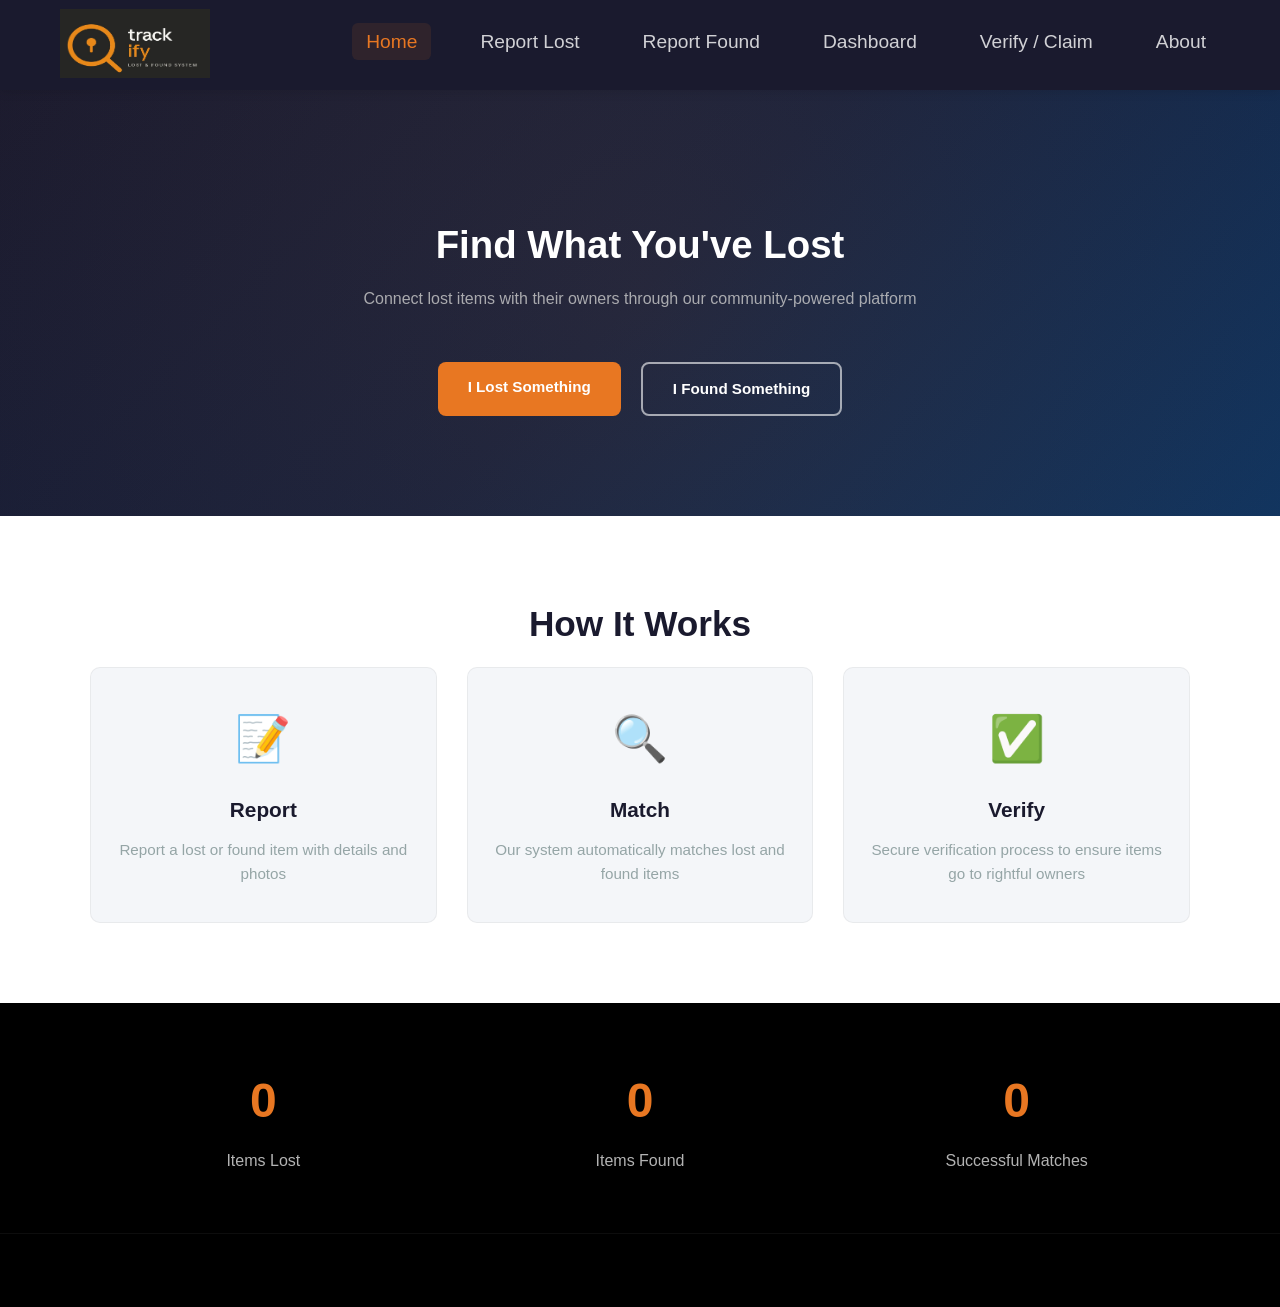
<file: index.html>
<!DOCTYPE html>
<html lang="en">
<head>
    <meta charset="UTF-8">
    <meta name="viewport" content="width=device-width, initial-scale=1.0">
    <title>Lost & Found - Home</title>
    <link rel="stylesheet" href="css/style.css">
    <link rel="stylesheet" href="css/responsive.css">
</head>
<body>
    <header>
        <nav class="navbar">
            <div class="nav-container">
                <div class="logo">
                    <a href="index.html"><img src="logo.png" style=" margin-top: 25px; height: 69px; width: 150px;"></a>
                </div>
                <ul class="nav-menu">
                    <li><a href="index.html" class="active">Home</a></li>
                    <li><a href="lost.html">Report Lost</a></li>
                    <li><a href="found.html">Report Found</a></li>
                    <li><a href="dashboard.html">Dashboard</a></li>
                    <li><a href="verify.html">Verify / Claim</a></li>
                    <li><a href="about.html">About</a></li>
                </ul>
                <div class="hamburger">
                    <span></span>
                    <span></span>
                    <span></span>
                </div>
            </div>
        </nav>
    </header>

    <main>
        <section class="hero">
            <div class="hero-content">
                <h1>Find What You've Lost</h1>
                <p>Connect lost items with their owners through our community-powered platform</p>
                <div class="hero-buttons">
                    <a href="lost.html" class="btn btn-primary">I Lost Something</a>
                    <a href="found.html" class="btn btn-secondary">I Found Something</a>
                </div>
            </div>
        </section>

        <section class="features">
            <div class="container">
                <h2>How It Works</h2>
                <div class="features-grid">
                    <div class="feature-card">
                        <div class="feature-icon">📝</div>
                        <h3>Report</h3>
                        <p>Report a lost or found item with details and photos</p>
                    </div>
                    <div class="feature-card">
                        <div class="feature-icon">🔍</div>
                        <h3>Match</h3>
                        <p>Our system automatically matches lost and found items</p>
                    </div>
                    <div class="feature-card">
                        <div class="feature-icon">✅</div>
                        <h3>Verify</h3>
                        <p>Secure verification process to ensure items go to rightful owners</p>
                    </div>
                </div>
            </div>
        </section>

        <section class="stats">
            <div class="container">
                <div class="stats-grid">
                    <div class="stat">
                        <h3 id="lostCount">0</h3>
                        <p>Items Lost</p>
                    </div>
                    <div class="stat">
                        <h3 id="foundCount">0</h3>
                        <p>Items Found</p>
                    </div>
                    <div class="stat">
                        <h3 id="matchedCount">0</h3>
                        <p>Successful Matches</p>
                    </div>
                </div>
            </div>
        </section>
    </main>

    <footer>
        <div class="container">
            <p>&copy; 2024 Lost & Found. Helping reunite people with their belongings.</p>
        </div>
    </footer>

    <script src="js/main.js"></script>
</body>
</html>
</file>
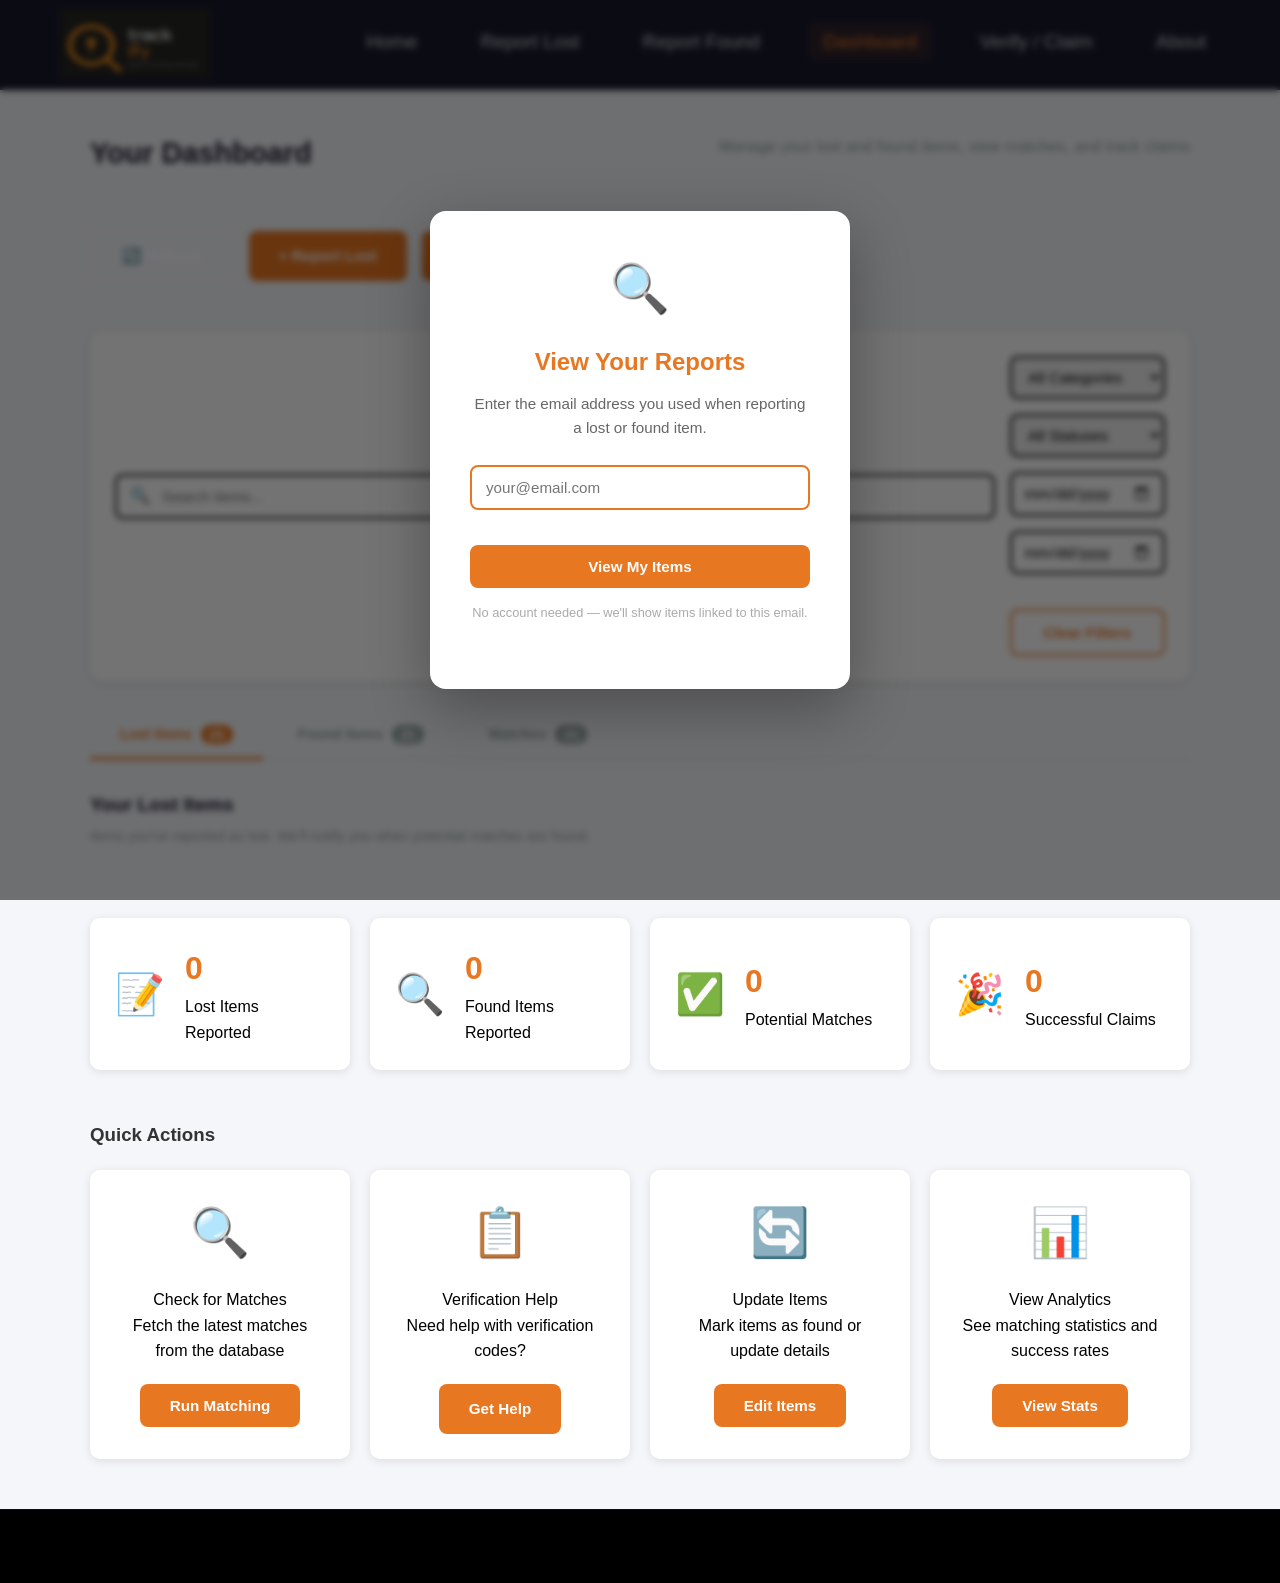
<file: dashboard.html>
<!DOCTYPE html>
<html lang="en">
<head>
    <meta charset="UTF-8">
    <meta name="viewport" content="width=device-width, initial-scale=1.0">
    <title>Dashboard - Lost & Found</title>
    <link rel="stylesheet" href="css/style.css">
    <link rel="stylesheet" href="css/form.css">
    <link rel="stylesheet" href="css/responsive.css">
    <style>
        .stat-card p{
            color: black;
            font-weight: 500;
        }
        .action-card p, h4{
            color: black;
            font-weight: 500;
        }

    </style>
</head>
<body>
    <header>
        <nav class="navbar">
            <div class="nav-container">
                <div class="logo">
                    <a href="index.html"><img src="logo.png" style=" margin-top: 25px; height: 69px; width: 150px;"></a>
                </div>
                <ul class="nav-menu">
                    <li><a href="index.html">Home</a></li>
                    <li><a href="lost.html">Report Lost</a></li>
                    <li><a href="found.html">Report Found</a></li>
                    <li><a href="dashboard.html" class="active">Dashboard</a></li>
                    <li><a href="verify.html">Verify / Claim</a></li>
                    <li><a href="about.html">About</a></li>
                </ul>
                <div class="hamburger">
                    <span></span>
                    <span></span>
                    <span></span>
                </div>
            </div>
        </nav>
    </header>

    <!-- ✅ EMAIL GATE OVERLAY -->
    <div id="emailGate" style="display:none;">
        <div class="email-gate-backdrop"></div>
        <div class="email-gate-box">
            <div class="email-gate-icon">🔍</div>
            <h2>View Your Reports</h2>
            <p>Enter the email address you used when reporting a lost or found item.</p>
            <div class="form-group" id="emailGateGroup">
                <input type="email" id="gateEmail" class="form-control" 
                       placeholder="your@email.com" autocomplete="email">
            </div>
            <button class="btn btn-primary" onclick="submitEmailGate()" style="width:100%;">
                View My Items
            </button>
            <div id="emailGateError" style="color:#e74c3c; margin-top:10px; font-size:0.9rem; display:none;">
                Please enter a valid email address.
            </div>
            <p class="gate-note">No account needed — we'll show items linked to this email.</p>
        </div>
    </div>

    <main>
        <div class="container">
            <div class="dashboard-header">
                <h1>Your Dashboard</h1>
                <p>Manage your lost and found items, view matches, and track claims</p>
                
                <div class="dashboard-actions">
                    <button id="refreshDashboard" class="btn btn-secondary">
                        🔄 Refresh
                    </button>
                    <a href="lost.html" class="btn btn-primary">+ Report Lost</a>
                    <a href="found.html" class="btn btn-primary">+ Report Found</a>
                </div>
            </div>

            <!-- Search and Filters -->
            <div class="dashboard-controls">
                <div class="search-box">
                    <input type="text" id="dashboardSearch" class="form-control" placeholder="Search items...">
                    <span class="search-icon">🔍</span>
                </div>
                
                <div class="filters">
                    <select id="categoryFilter" class="form-control">
                        <option value="">All Categories</option>
                        <option value="electronics">Electronics</option>
                        <option value="clothing">Clothing</option>
                        <option value="accessories">Accessories</option>
                        <option value="documents">Documents</option>
                        <option value="keys">Keys</option>
                        <option value="books">Books</option>
                        <option value="bags">Bags</option>
                        <option value="jewelry">Jewelry</option>
                        <option value="other">Other</option>
                    </select>
                    
                    <select id="statusFilter" class="form-control">
                        <option value="">All Statuses</option>
                        <option value="active">Active</option>
                        <option value="pending">Pending</option>
                        <option value="matched">Matched</option>
                        <option value="claimed">Claimed</option>
                        <option value="resolved">Resolved</option>
                    </select>
                    
                    <input type="date" id="dateFromFilter" class="form-control" placeholder="From Date">
                    <input type="date" id="dateToFilter" class="form-control" placeholder="To Date">
                    
                    <button id="clearFilters" class="btn btn-outline">Clear Filters</button>
                </div>
            </div>

            <!-- Tabs Navigation -->
            <div class="dashboard-tabs">
                <button class="tab-btn active" data-tab="lost">
                    Lost Items <span class="item-count">(0)</span>
                </button>
                <button class="tab-btn" data-tab="found">
                    Found Items <span class="item-count">(0)</span>
                </button>
                <button class="tab-btn" data-tab="matched">
                    Matches <span class="item-count">(0)</span>
                </button>
            </div>

            <!-- Tab Content -->
            <div class="tab-content">
                <!-- Lost Items Tab -->
                <div class="tab-pane active" id="lostItems">
                    <div class="tab-header">
                        <h2>Your Lost Items</h2>
                        <p>Items you've reported as lost. We'll notify you when potential matches are found.</p>
                    </div>
                    <div class="cards-grid" id="lostItemsContainer">
                        <!-- Lost items will be dynamically loaded here -->
                    </div>
                </div>

                <!-- Found Items Tab -->
                <div class="tab-pane" id="foundItems">
                    <div class="tab-header">
                        <h2>Your Found Items</h2>
                        <p>Items you've reported as found. Help reunite them with their owners.</p>
                    </div>
                    <div class="cards-grid" id="foundItemsContainer">
                        <!-- Found items will be dynamically loaded here -->
                    </div>
                </div>

                <!-- Matches Tab -->
                <div class="tab-pane" id="matchedItems">
                    <div class="tab-header">
                        <h2>Potential Matches</h2>
                        <p>Items that our system has matched based on your reports.</p>
                    </div>
                    <div class="cards-grid" id="matchedItemsContainer">
                        <!-- Matches will be dynamically loaded here -->
                    </div>
                </div>
            </div>

            <!-- Quick Stats -->
            <div class="dashboard-stats">
                <div class="stat-card">
                    <div class="stat-icon">📝</div>
                    <div class="stat-info">
                        <h3 id="totalLost">0</h3>
                        <p>Lost Items Reported</p>
                    </div>
                </div>
                <div class="stat-card">
                    <div class="stat-icon">🔍</div>
                    <div class="stat-info">
                        <h3 id="totalFound">0</h3>
                        <p>Found Items Reported</p>
                    </div>
                </div>
                <div class="stat-card">
                    <div class="stat-icon">✅</div>
                    <div class="stat-info">
                        <h3 id="totalMatches">0</h3>
                        <p>Potential Matches</p>
                    </div>
                </div>
                <div class="stat-card">
                    <div class="stat-icon">🎉</div>
                    <div class="stat-info">
                        <h3 id="totalClaims">0</h3>
                        <p>Successful Claims</p>
                    </div>
                </div>
            </div>

            <!-- Quick Actions -->
            <div class="quick-actions">
                <h3>Quick Actions</h3>
                <div class="actions-grid">
                    <div class="action-card">
                        <div class="action-icon">🔍</div>
                        <h4>Check for Matches</h4>
                        <p>Fetch the latest matches from the database</p>
                        <button class="btn btn-primary" onclick="loadFromDatabase()">Run Matching</button>
                    </div>
                    <div class="action-card">
                        <div class="action-icon">📋</div>
                        <h4>Verification Help</h4>
                        <p>Need help with verification codes?</p>
                        <a href="verify.html" class="btn btn-primary">Get Help</a>
                    </div>
                    <div class="action-card">
                        <div class="action-icon">🔄</div>
                        <h4>Update Items</h4>
                        <p>Mark items as found or update details</p>
                        <button class="btn btn-primary" onclick="appUtils.showNotification('Edit feature coming soon!', 'info')">Edit Items</button>
                    </div>
                    <div class="action-card">
                        <div class="action-icon">📊</div>
                        <h4>View Analytics</h4>
                        <p>See matching statistics and success rates</p>
                        <button class="btn btn-primary" onclick="showAnalytics()">View Stats</button>
                    </div>
                </div>
            </div>
        </div>
    </main>

    <!-- Item Details Modal -->
    <div class="modal" id="itemDetailsModal">
        <div class="modal-content">
            <!-- Dynamically populated by JavaScript -->
        </div>
    </div>

    <!-- Analytics Modal -->
    <div class="modal" id="analyticsModal">
        <div class="modal-content">
            <div class="modal-header">
                <h2>Matching Analytics</h2>
                <button class="modal-close" onclick="appUtils.closeModal('analyticsModal')">&times;</button>
            </div>
            <div class="analytics-content">
                <div class="analytics-stats">
                    <div class="analytics-stat">
                        <h4>Total Items</h4>
                        <p id="analyticsTotalItems">0</p>
                    </div>
                    <div class="analytics-stat">
                        <h4>Match Rate</h4>
                        <p id="analyticsMatchRate">0%</p>
                    </div>
                    <div class="analytics-stat">
                        <h4>Claim Rate</h4>
                        <p id="analyticsClaimRate">0%</p>
                    </div>
                </div>
                <div class="analytics-chart">
                    <h4>Items by Category</h4>
                    <div id="categoryChart">
                        <!-- Category distribution will be shown here -->
                    </div>
                </div>
                <div class="analytics-insights">
                    <h4>Insights</h4>
                    <div id="analyticsInsights">
                        <!-- Insights will be populated here -->
                    </div>
                </div>
            </div>
        </div>
    </div>

    <footer>
        <div class="container">
            <p>&copy; 2024 Lost & Found. Helping reunite people with their belongings.</p>
        </div>
    </footer>

    <script src="js/main.js"></script>
    <script src="js/dashboard.js"></script>
    
    <script>
        // Analytics functions
        function showAnalytics() {
            const lostItems = JSON.parse(localStorage.getItem('lostItems') || '[]');
            const foundItems = JSON.parse(localStorage.getItem('foundItems') || '[]');
            const matches = JSON.parse(localStorage.getItem('matches') || '[]');
            
            const totalItems = lostItems.length + foundItems.length;
            const totalMatches = matches.length;
            const claimedMatches = matches.filter(m => m.status === 'claimed').length;
            
            // Calculate rates
            const matchRate = totalItems > 0 ? Math.round((totalMatches / totalItems) * 100) : 0;
            const claimRate = totalMatches > 0 ? Math.round((claimedMatches / totalMatches) * 100) : 0;
            
            // Update analytics display
            document.getElementById('analyticsTotalItems').textContent = totalItems;
            document.getElementById('analyticsMatchRate').textContent = matchRate + '%';
            document.getElementById('analyticsClaimRate').textContent = claimRate + '%';
            
            // Generate category distribution
            const categoryDistribution = getCategoryDistribution(lostItems, foundItems);
            document.getElementById('categoryChart').innerHTML = generateCategoryChart(categoryDistribution);
            
            // Generate insights
            document.getElementById('analyticsInsights').innerHTML = generateInsights(
                lostItems, foundItems, matches, matchRate, claimRate
            );
            
            appUtils.openModal('analyticsModal');
        }
        
        function getCategoryDistribution(lostItems, foundItems) {
            const allItems = [...lostItems, ...foundItems];
            const distribution = {};
            
            allItems.forEach(item => {
                distribution[item.category] = (distribution[item.category] || 0) + 1;
            });
            
            return distribution;
        }
        
        function generateCategoryChart(distribution) {
            let html = '<div class="chart-bars">';
            const totalItems = Object.values(distribution).reduce((sum, count) => sum + count, 0);
            
            Object.entries(distribution).forEach(([category, count]) => {
                const percentage = totalItems > 0 ? Math.round((count / totalItems) * 100) : 0;
                html += `
                    <div class="chart-bar">
                        <div class="bar-label">
                            <span>${appUtils.getCategoryIcon(category)} ${category}</span>
                            <span>${count} (${percentage}%)</span>
                        </div>
                        <div class="bar-track">
                            <div class="bar-fill" style="width: ${percentage}%"></div>
                        </div>
                    </div>
                `;
            });
            
            html += '</div>';
            return html;
        }
        
        function generateInsights(lostItems, foundItems, matches, matchRate, claimRate) {
            const insights = [];
            
            if (lostItems.length > foundItems.length) {
                insights.push('📈 More lost items than found items - consider encouraging more people to report found items.');
            }
            
            if (matchRate < 30) {
                insights.push('🔍 Low match rate - ensure item descriptions are detailed and accurate.');
            }
            
            if (claimRate < 50) {
                insights.push('🤝 Some matches aren\'t being claimed - consider improving the verification process.');
            }
            
            const recentItems = [...lostItems, ...foundItems].filter(item => {
                const itemDate = new Date(item.dateReported);
                const weekAgo = new Date(Date.now() - 7 * 24 * 60 * 60 * 1000);
                return itemDate > weekAgo;
            });
            
            if (recentItems.length > 10) {
                insights.push('🚀 High activity this week! Keep up the good work in reuniting items.');
            }
            
            if (insights.length === 0) {
                insights.push('✅ Everything looks good! Your Lost & Found system is working well.');
            }
            
            return insights.map(insight => `<p>${insight}</p>`).join('');
        }
        
        // Update total stats
        function updateTotalStats() {
            const lostItems = JSON.parse(localStorage.getItem('lostItems') || '[]');
            const foundItems = JSON.parse(localStorage.getItem('foundItems') || '[]');
            const matches = JSON.parse(localStorage.getItem('matches') || '[]');
            const claimedMatches = matches.filter(m => m.status === 'claimed').length;
            
            document.getElementById('totalLost').textContent = lostItems.length;
            document.getElementById('totalFound').textContent = foundItems.length;
            document.getElementById('totalMatches').textContent = matches.length;
            document.getElementById('totalClaims').textContent = claimedMatches;
        }
        
        // Update stats using DB data loaded into localStorage
        document.addEventListener('DOMContentLoaded', function() {
            updateTotalStats();
            initEmailGate();
        });

        // ── EMAIL GATE ────────────────────────────────────────────────────────
        function initEmailGate() {
            const savedEmail = localStorage.getItem('userEmail');
            if (savedEmail) {
                // Already have email - show welcome and load
                showWelcomeBar(savedEmail);
            } else {
                // Show gate overlay
                document.getElementById('emailGate').style.display = 'flex';
                // Focus email input
                setTimeout(() => document.getElementById('gateEmail').focus(), 100);
            }

            // Allow Enter key on input
            document.getElementById('gateEmail').addEventListener('keydown', function(e) {
                if (e.key === 'Enter') submitEmailGate();
            });
        }

        function submitEmailGate() {
            const email = document.getElementById('gateEmail').value.trim();
            const errorEl = document.getElementById('emailGateError');

            if (!email || !appUtils.validateEmail(email)) {
                errorEl.style.display = 'block';
                document.getElementById('gateEmail').focus();
                return;
            }

            errorEl.style.display = 'none';
            localStorage.setItem('userEmail', email);

            // Hide gate
            document.getElementById('emailGate').style.display = 'none';
            showWelcomeBar(email);

            // Reload dashboard with this email
            if (typeof loadFromDatabase === 'function') {
                loadFromDatabase();
            }
        }

        function showWelcomeBar(email) {
            // Inject a small welcome bar under the dashboard header
            const header = document.querySelector('.dashboard-header');
            if (header && !document.getElementById('welcomeBar')) {
                const bar = document.createElement('div');
                bar.id = 'welcomeBar';
                bar.innerHTML = `
                    <span style="color: black;">
                        📧 Showing items for <strong>${email}</strong>
                    </span>
                    <button onclick="switchEmail()" class="btn btn-outline btn-sm" style="margin-left:15px; color: black;">
                        Switch Email
                    </button>
                `;
                bar.style.cssText = `
                    background: #e8f5e9;
                    border: 1px solid #a5d6a7;
                    padding: 10px 20px;
                    border-radius: 8px;
                    margin-top: 15px;
                    display: flex;
                    align-items: center;
                    font-size: 0.9rem;
                `;
                header.appendChild(bar);
            }
        }

        function switchEmail() {
            localStorage.removeItem('userEmail');
            // Clear items
            ['lostItems', 'foundItems', 'matches'].forEach(k => localStorage.removeItem(k));
            // Show gate again, clear input
            document.getElementById('gateEmail').value = '';
            document.getElementById('emailGate').style.display = 'flex';
            // Remove welcome bar
            const bar = document.getElementById('welcomeBar');
            if (bar) bar.remove();
        }
    </script>
    
    <style>
        /* ── EMAIL GATE ── */
        #emailGate {
            position: fixed;
            inset: 0;
            z-index: 9999;
            display: flex;
            align-items: center;
            justify-content: center;
        }
        .email-gate-backdrop {
            position: absolute;
            inset: 0;
            background: rgba(0,0,0,0.55);
            backdrop-filter: blur(3px);
        }
        .email-gate-box {
            position: relative;
            background: white;
            border-radius: 16px;
            padding: 40px;
            width: 100%;
            max-width: 420px;
            box-shadow: 0 20px 60px rgba(0,0,0,0.3);
            text-align: center;
            animation: gateSlideIn 0.3s ease;
        }
        @keyframes gateSlideIn {
            from { transform: translateY(-30px); opacity: 0; }
            to   { transform: translateY(0);     opacity: 1; }
        }
        .email-gate-icon {
            font-size: 3rem;
            margin-bottom: 15px;
        }
        .email-gate-box h2 {
            margin: 0 0 10px;
            color: var(--primary-color);
        }
        .email-gate-box p {
            color: #666;
            margin-bottom: 25px;
            font-size: 0.95rem;
        }
        .email-gate-box .form-group {
            margin-bottom: 15px;
            text-align: left;
        }
        .gate-note {
            margin-top: 15px !important;
            font-size: 0.8rem !important;
            color: #aaa !important;
        }

        .dashboard-header {
            margin: 100px 0 30px 0;
        }
        
        .dashboard-actions {
            display: flex;
            gap: 15px;
            margin-top: 20px;
            flex-wrap: wrap;
        }
        
        .dashboard-controls {
            background: white;
            padding: 25px;
            border-radius: var(--border-radius);
            box-shadow: var(--shadow);
            margin-bottom: 30px;
        }
        
        .search-box {
            position: relative;
            margin-bottom: 20px;
        }
        
        .search-box input {
            padding-left: 45px;
        }
        
        .search-icon {
            position: absolute;
            left: 15px;
            top: 50%;
            transform: translateY(-50%);
            color: var(--gray-color);
        }
        
        .filters {
            display: grid;
            grid-template-columns: repeat(auto-fit, minmax(150px, 1fr));
            gap: 15px;
            align-items: end;
        }
        
        .dashboard-tabs {
            display: flex;
            border-bottom: 2px solid #e1e8ed;
            margin-bottom: 30px;
        }
        
        .tab-btn {
            padding: 15px 30px;
            background: none;
            border: none;
            border-bottom: 3px solid transparent;
            cursor: pointer;
            font-weight: 600;
            color: var(--gray-color);
            transition: all 0.3s ease;
        }
        
        .tab-btn.active {
            color: var(--primary-color);
            border-bottom-color: var(--primary-color);
        }
        
        .item-count {
            background: var(--gray-color);
            color: white;
            padding: 2px 8px;
            border-radius: 10px;
            font-size: 0.8rem;
            margin-left: 5px;
        }
        
        .tab-btn.active .item-count {
            background: var(--primary-color);
        }
        
        .tab-pane {
            display: none;
        }
        
        .tab-pane.active {
            display: block;
        }
        
        .tab-header {
            margin-bottom: 30px;
        }
        
        .dashboard-stats {
            display: grid;
            grid-template-columns: repeat(auto-fit, minmax(200px, 1fr));
            gap: 20px;
            margin: 40px 0;
        }
        
        .stat-card {
            background: white;
            padding: 25px;
            border-radius: var(--border-radius);
            box-shadow: var(--shadow);
            display: flex;
            align-items: center;
            gap: 20px;
        }
        
        .stat-icon {
            font-size: 2.5rem;
        }
        
        .stat-info h3 {
            font-size: 2rem;
            margin: 0;
            color: var(--primary-color);
        }
        
        .quick-actions {
            margin: 50px 0;
        }
        
        .actions-grid {
            display: grid;
            grid-template-columns: repeat(auto-fit, minmax(250px, 1fr));
            gap: 20px;
            margin-top: 20px;
        }
        
        .action-card {
            background: white;
            padding: 25px;
            border-radius: var(--border-radius);
            box-shadow: var(--shadow);
            text-align: center;
        }
        
        .action-icon {
            font-size: 3rem;
            margin-bottom: 15px;
        }
        
        .analytics-content {
            max-height: 70vh;
            overflow-y: auto;
        }
        
        .analytics-stats {
            display: grid;
            grid-template-columns: repeat(3, 1fr);
            gap: 20px;
            margin-bottom: 30px;
        }
        
        .analytics-stat {
            text-align: center;
            padding: 20px;
            background: #f8f9fa;
            border-radius: var(--border-radius);
        }
        
        .analytics-stat h4 {
            margin: 0 0 10px 0;
            color: var(--gray-color);
        }
        
        .analytics-stat p {
            font-size: 2rem;
            font-weight: bold;
            margin: 0;
            color: var(--primary-color);
        }
        
        .chart-bars {
            margin: 20px 0;
        }
        
        .chart-bar {
            margin-bottom: 15px;
        }
        
        .bar-label {
            display: flex;
            justify-content: space-between;
            margin-bottom: 5px;
            font-size: 0.9rem;
        }
        
        .bar-track {
            background: #e1e8ed;
            height: 8px;
            border-radius: 4px;
            overflow: hidden;
        }
        
        .bar-fill {
            background: var(--primary-color);
            height: 100%;
            transition: width 0.3s ease;
        }
        
        .analytics-insights {
            background: #e3f2fd;
            padding: 20px;
            border-radius: var(--border-radius);
            margin-top: 20px;
        }
        
        @media (max-width: 768px) {
            .dashboard-actions {
                flex-direction: column;
            }
            
            .filters {
                grid-template-columns: 1fr;
            }
            
            .dashboard-tabs {
                flex-direction: column;
            }
            
            .tab-btn {
                text-align: left;
                border-bottom: 1px solid #e1e8ed;
                border-left: 3px solid transparent;
            }
            
            .tab-btn.active {
                border-left-color: var(--primary-color);
                border-bottom-color: #e1e8ed;
            }
            
            .analytics-stats {
                grid-template-columns: 1fr;
            }
        }
    </style>
</body>
</html>
</file>
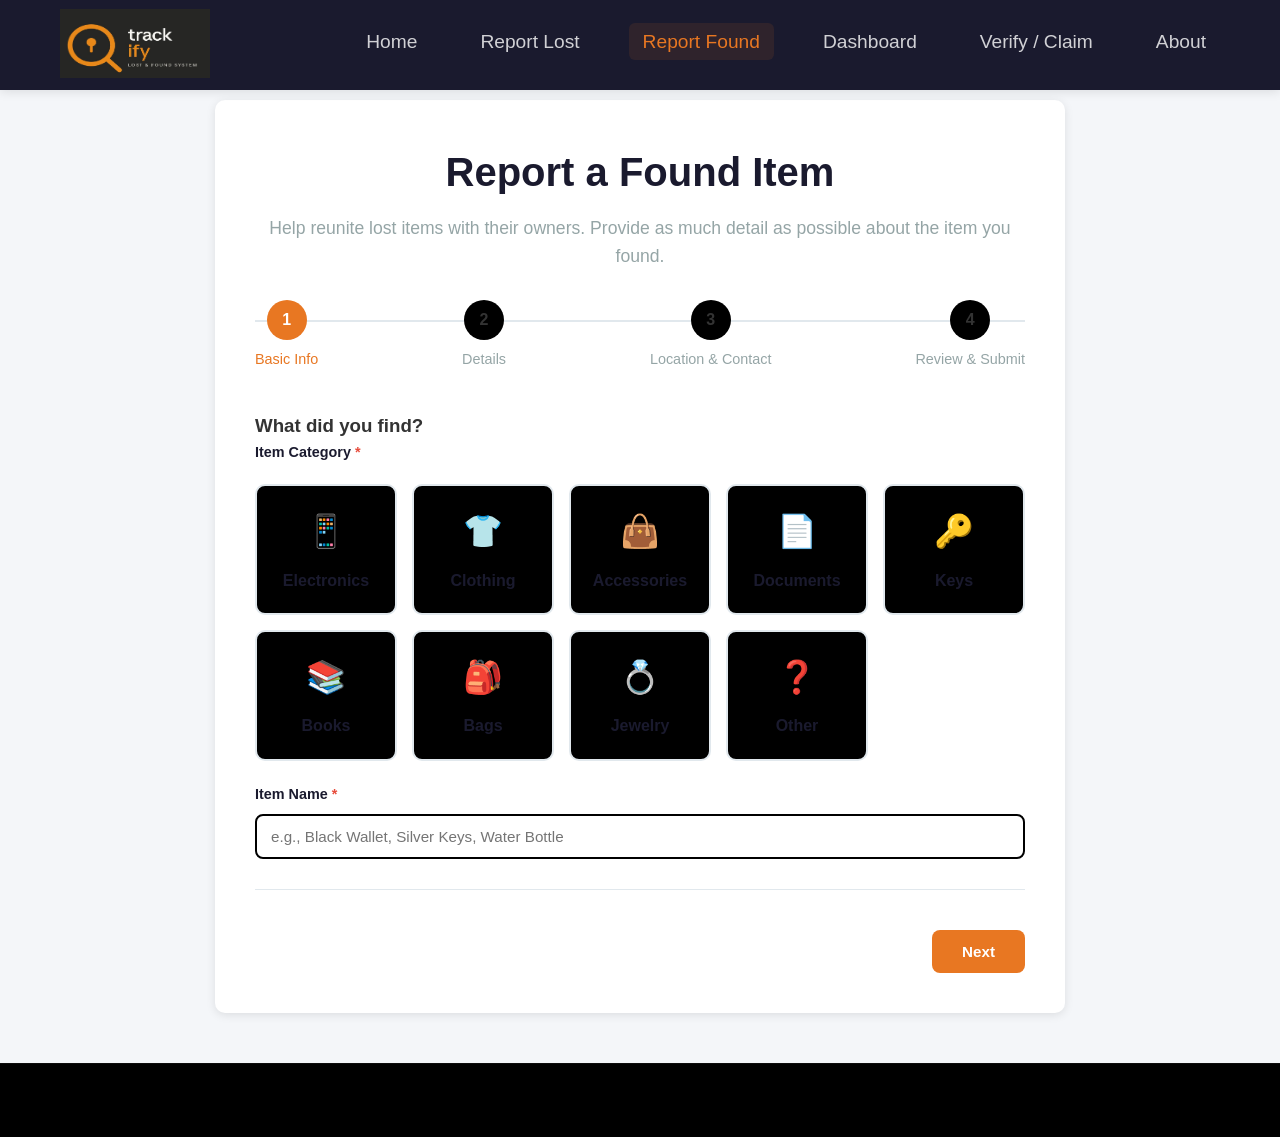
<file: found.html>
<!DOCTYPE html>
<html lang="en">
<head>
    <meta charset="UTF-8">
    <meta name="viewport" content="width=device-width, initial-scale=1.0">
    <title>Report Found Item - Lost & Found</title>
    <link rel="stylesheet" href="css/style.css">
    <link rel="stylesheet" href="css/form.css">
    <link rel="stylesheet" href="css/responsive.css">
</head>
<body>
    <header>
        <nav class="navbar">
            <div class="nav-container">
                <div class="logo">
                    <a href="index.html"><img src="logo.png" style=" margin-top: 25px; height: 69px; width: 150px;"></a>
                </div>
                <ul class="nav-menu">
                    <li><a href="index.html">Home</a></li>
                    <li><a href="lost.html">Report Lost</a></li>
                    <li><a href="found.html" class="active">Report Found</a></li>
                    <li><a href="dashboard.html">Dashboard</a></li>
                    <li><a href="verify.html">Verify / Claim</a></li>
                    <li><a href="about.html">About</a></li>
                </ul>
                <div class="hamburger">
                    <span></span>
                    <span></span>
                    <span></span>
                </div>
            </div>
        </nav>
    </header>

    <main>
        <div class="form-container">
            <div class="form-header">
                <h1>Report a Found Item</h1>
                <p>Help reunite lost items with their owners. Provide as much detail as possible about the item you found.</p>
            </div>

            <!-- Form Steps Indicator -->
            <div class="form-steps">
                <div class="step active" data-step="1">
                    <div class="step-number">1</div>
                    <div class="step-label">Basic Info</div>
                </div>
                <div class="step" data-step="2">
                    <div class="step-number">2</div>
                    <div class="step-label">Details</div>
                </div>
                <div class="step" data-step="3">
                    <div class="step-number">3</div>
                    <div class="step-label">Location & Contact</div>
                </div>
                <div class="step" data-step="4">
                    <div class="step-number">4</div>
                    <div class="step-label">Review & Submit</div>
                </div>
            </div>

            <form id="lostItemForm" novalidate>
                <!-- Step 1: Basic Information -->
                <div class="form-section active" id="step1">
                    <h3>What did you find?</h3>
                    
                    <div class="form-group">
                        <label class="required">Item Category</label>
                        <div class="category-select">
                            <div class="category-option" data-category="electronics">
                                <span class="category-icon">📱</span>
                                <span class="category-name">Electronics</span>
                            </div>
                            <div class="category-option" data-category="clothing">
                                <span class="category-icon">👕</span>
                                <span class="category-name">Clothing</span>
                            </div>
                            <div class="category-option" data-category="accessories">
                                <span class="category-icon">👜</span>
                                <span class="category-name">Accessories</span>
                            </div>
                            <div class="category-option" data-category="documents">
                                <span class="category-icon">📄</span>
                                <span class="category-name">Documents</span>
                            </div>
                            <div class="category-option" data-category="keys">
                                <span class="category-icon">🔑</span>
                                <span class="category-name">Keys</span>
                            </div>
                            <div class="category-option" data-category="books">
                                <span class="category-icon">📚</span>
                                <span class="category-name">Books</span>
                            </div>
                            <div class="category-option" data-category="bags">
                                <span class="category-icon">🎒</span>
                                <span class="category-name">Bags</span>
                            </div>
                            <div class="category-option" data-category="jewelry">
                                <span class="category-icon">💍</span>
                                <span class="category-name">Jewelry</span>
                            </div>
                            <div class="category-option" data-category="other">
                                <span class="category-icon">❓</span>
                                <span class="category-name">Other</span>
                            </div>
                        </div>
                    </div>

                    <div class="form-group">
                        <label for="foundItemName" class="required">Item Name</label>
                        <input type="text" id="foundItemName" class="form-control" placeholder="e.g., Black Wallet, Silver Keys, Water Bottle" required>
                        <div class="error-message">Please enter the item name</div>
                    </div>

                    <div class="form-navigation">
                        <div></div> <!-- Spacer -->
                        <button type="button" class="btn btn-primary btn-next">Next</button>
                    </div>
                </div>

                <!-- Step 2: Item Details -->
                <div class="form-section" id="step2">
                    <h3>Tell us more about the item</h3>
                    
                    <div class="form-group">
                        <label for="foundItemDescription" class="required">Description</label>
                        <textarea id="foundItemDescription" class="form-control" placeholder="Describe the item in detail. Include any unique features, brand names, condition..." required></textarea>
                        <div class="error-message">Please provide a description</div>
                    </div>

                    <div class="form-group">
                        <label for="foundItemColor" class="required">Color</label>
                        <input type="text" id="foundItemColor" class="form-control" placeholder="e.g., Black, Red, Blue, Silver" required>
                        <div class="error-message">Please specify the color</div>
                    </div>

                    <div class="form-group">
                        <label for="foundItemBrand">Brand</label>
                        <input type="text" id="foundItemBrand" class="form-control" placeholder="e.g., Apple, Nike, Samsung">
                    </div>

                    <div class="form-group">
                        <label for="foundItemModel">Model/Size</label>
                        <input type="text" id="foundItemModel" class="form-control" placeholder="e.g., Pro, Size Medium, 2023">
                    </div>

                    <div class="form-group">
                        <label for="foundItemImage">Upload Photo (Optional)</label>
                        <div class="file-upload">
                            <div class="file-upload-icon">📷</div>
                            <p>Click to upload or drag and drop</p>
                            <p class="help-text">PNG, JPG up to 5MB</p>
                            <input type="file" id="foundItemImage" accept="image/*">
                        </div>
                        <div class="file-preview" id="foundImagePreview"></div>
                    </div>

                    <div class="form-navigation">
                        <button type="button" class="btn btn-secondary btn-prev">Previous</button>
                        <button type="button" class="btn btn-primary btn-next">Next</button>
                    </div>
                </div>

                <!-- Step 3: Location & Contact -->
                <div class="form-section" id="step3">
                    <h3>Where and when did you find it?</h3>
                    
                    <div class="form-group">
                        <label for="foundLocation" class="required">Location Where Found</label>
                        <input type="text" id="foundLocation" class="form-control" placeholder="e.g., Student Center, Room 101, Parking Lot A" required>
                        <div class="error-message">Please specify the location</div>
                    </div>

                    <div class="datetime-group">
                        <div class="form-group">
                            <label for="foundDate" class="required">Date Found</label>
                            <input type="date" id="foundDate" class="form-control" required>
                            <div class="error-message">Please select the date</div>
                        </div>

                        <div class="form-group">
                            <label for="foundTime" class="required">Approximate Time</label>
                            <input type="time" id="foundTime" class="form-control" required>
                            <div class="error-message">Please specify the time</div>
                        </div>
                    </div>

                    <div class="form-group">
                        <label for="itemStorageLocation">Current Storage Location</label>
                        <select id="itemStorageLocation" class="form-control">
                            <option value="">Select where the item is stored</option>
                            <!-- Options will be populated by JavaScript -->
                        </select>
                    </div>

                    <div id="otherLocationGroup" style="display: none;">
                        <div class="form-group">
                            <label for="otherStorageLocation">Specify Storage Location</label>
                            <input type="text" id="otherStorageLocation" class="form-control" placeholder="e.g., My office, Home address, etc.">
                        </div>
                    </div>

                    <h4>Your Contact Information</h4>
                    
                    <div class="form-group">
                        <label for="foundContactName" class="required">Your Name</label>
                        <input type="text" id="foundContactName" class="form-control" placeholder="Enter your full name" required>
                        <div class="error-message">Please enter your name</div>
                    </div>

                    <div class="form-group">
                        <label for="foundContactEmail" class="required">Email Address</label>
                        <input type="email" id="foundContactEmail" class="form-control" placeholder="your.email@example.com" required>
                        <div class="error-message">Please enter a valid email address</div>
                    </div>

                    <div class="form-group">
                        <label for="foundContactPhone">Phone Number (Optional)</label>
                        <input type="tel" id="foundContactPhone" class="form-control" placeholder="(555) 123-4567">
                        <div class="error-message">Please enter a valid phone number</div>
                    </div>

                    <div class="form-group">
                        <label for="foundAdditionalInfo">Additional Information</label>
                        <textarea id="foundAdditionalInfo" class="form-control" placeholder="Any other details about how you found the item or special instructions for claiming..."></textarea>
                    </div>

                    <div class="form-navigation">
                        <button type="button" class="btn btn-secondary btn-prev">Previous</button>
                        <button type="button" class="btn btn-primary btn-next">Next</button>
                    </div>
                </div>

                <!-- Step 4: Review & Submit -->
                <div class="form-section" id="step4">
                    <h3>Review Your Information</h3>
                    <p>Please review all the information below before submitting.</p>
                    
                    <div id="foundReviewContent">
                        <!-- Dynamically populated by JavaScript -->
                    </div>

                    <div class="form-group">
                        <div class="checkbox-item">
                            <input type="checkbox" id="foundAgreeTerms" required>
                            <label for="foundAgreeTerms" class="required">
                                I confirm that I have found this item and will make it available for the rightful owner to claim
                            </label>
                        </div>
                        <div class="error-message">You must agree to continue</div>
                    </div>

                    <div class="form-navigation">
                        <button type="button" class="btn btn-secondary btn-prev">Previous</button>
                        <button type="submit" class="btn btn-primary">Submit Found Item</button>
                    </div>
                </div>

                <!-- Confirmation Section -->
                <div class="form-section" id="foundConfirmationSection" style="display: none;">
                    <div class="confirmation-section">
                        <div class="confirmation-icon">✅</div>
                        <div class="confirmation-message">
                            <h3>Found Item Report Submitted!</h3>
                            <p>Thank you for helping reunite this item with its owner. We'll notify you if a match is found.</p>
                            
                            <div class="confirmation-code">
                                Your Verification Code: 
                                <strong id="foundConfirmationCode">XXXX-XXXX</strong>
                            </div>
                            
                            <p class="help-text">
                                <strong>Important:</strong> Save this code! The owner will need to provide matching details to claim the item.
                            </p>
                        </div>

                        <div class="confirmation-actions">
                            <a href="dashboard.html" class="btn btn-primary">View Dashboard</a>
                            <a href="verify.html?role=finder" class="btn btn-secondary">Check for Matches</a>
                            <a href="index.html" class="btn btn-outline">Return Home</a>
                        </div>
                    </div>
                </div>
            </form>
        </div>
    </main>

    <footer>
        <div class="container">
            <p>&copy; 2024 Lost & Found. Helping reunite people with their belongings.</p>
        </div>
    </footer>

    <script src="js/main.js"></script>
    <script src="js/found.js"></script>
</body>
</html>
</file>
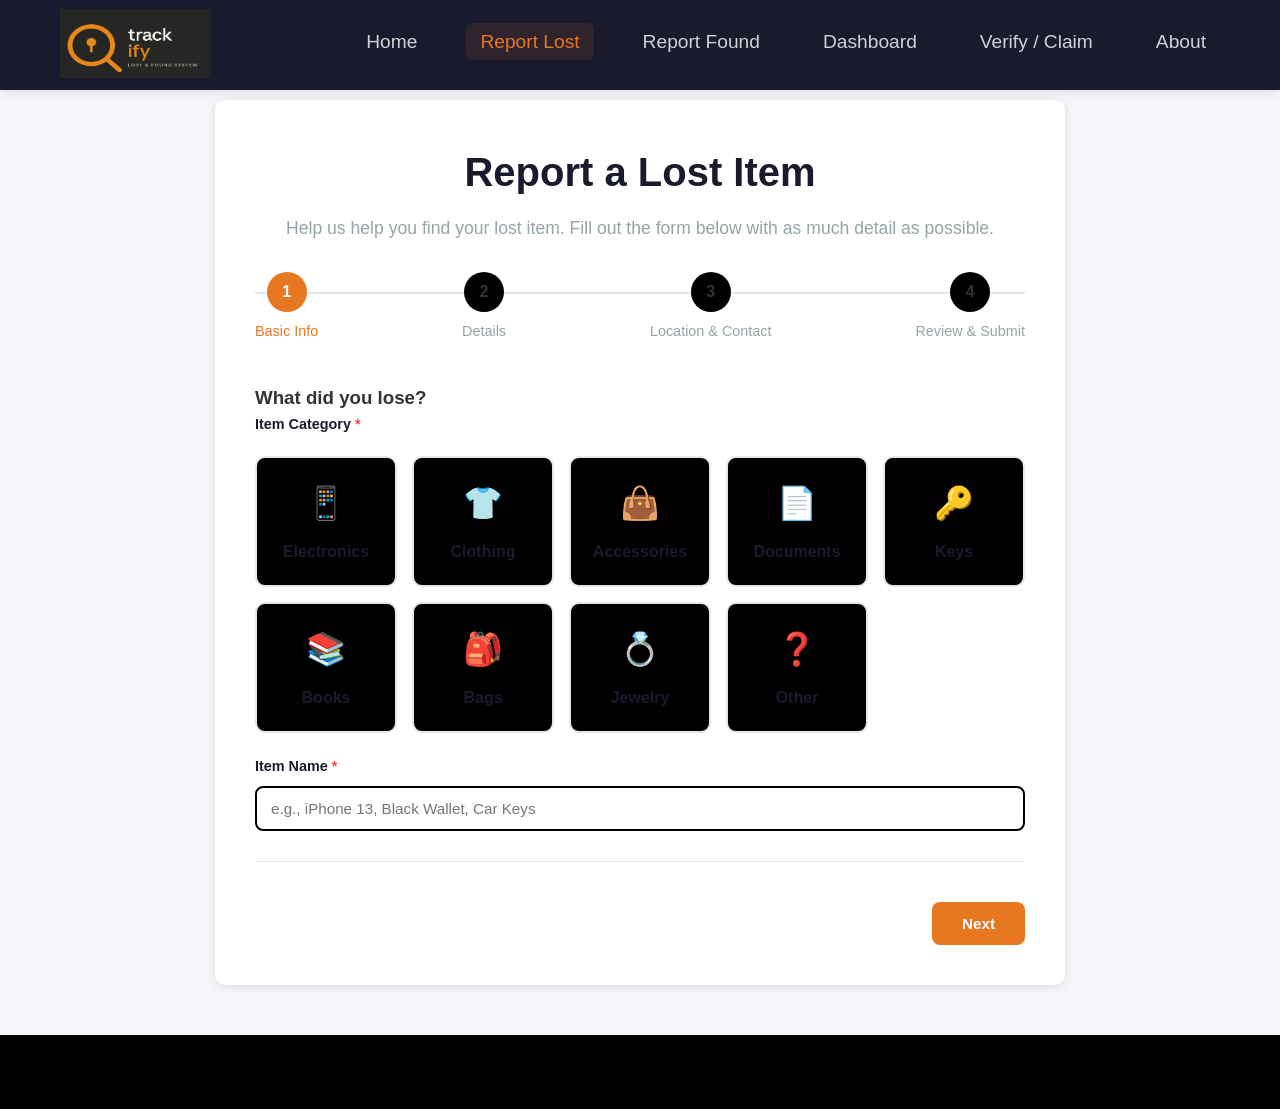
<file: lost.html>
<!DOCTYPE html>
<html lang="en">
<head>
    <meta charset="UTF-8">
    <meta name="viewport" content="width=device-width, initial-scale=1.0">
    <title>Report Lost Item - Lost & Found</title>
    <link rel="stylesheet" href="css/style.css">
    <link rel="stylesheet" href="css/form.css">
    <link rel="stylesheet" href="css/responsive.css">
</head>
<body>
    <header>
        <nav class="navbar">
            <div class="nav-container">
                <div class="logo">
                    <a href="index.html"><img src="logo.png" style=" margin-top: 25px; height: 69px; width: 150px;"></a>
                </div>
                <ul class="nav-menu">
                    <li><a href="index.html">Home</a></li>
                    <li><a href="lost.html" class="active">Report Lost</a></li>
                    <li><a href="found.html">Report Found</a></li>
                    <li><a href="dashboard.html">Dashboard</a></li>
                    <li><a href="verify.html">Verify / Claim</a></li>
                    <li><a href="about.html">About</a></li>
                </ul>
                <div class="hamburger">
                    <span></span>
                    <span></span>
                    <span></span>
                </div>
            </div>
        </nav>
    </header>

    <main>
        <div class="form-container">
            <div class="form-header">
                <h1>Report a Lost Item</h1>
                <p>Help us help you find your lost item. Fill out the form below with as much detail as possible.</p>
            </div>

            <!-- Form Steps Indicator -->
            <div class="form-steps">
                <div class="step active" data-step="1">
                    <div class="step-number">1</div>
                    <div class="step-label">Basic Info</div>
                </div>
                <div class="step" data-step="2">
                    <div class="step-number">2</div>
                    <div class="step-label">Details</div>
                </div>
                <div class="step" data-step="3">
                    <div class="step-number">3</div>
                    <div class="step-label">Location & Contact</div>
                </div>
                <div class="step" data-step="4">
                    <div class="step-number">4</div>
                    <div class="step-label">Review & Submit</div>
                </div>
            </div>

            <form id="lostItemForm" novalidate>
                <!-- Step 1: Basic Information -->
                <div class="form-section active" id="step1">
                    <h3>What did you lose?</h3>
                    
                    <div class="form-group">
                        <label class="required">Item Category</label>
                        <div class="category-select">
                            <div class="category-option" data-category="electronics">
                                <span class="category-icon">📱</span>
                                <span class="category-name">Electronics</span>
                            </div>
                            <div class="category-option" data-category="clothing">
                                <span class="category-icon">👕</span>
                                <span class="category-name">Clothing</span>
                            </div>
                            <div class="category-option" data-category="accessories">
                                <span class="category-icon">👜</span>
                                <span class="category-name">Accessories</span>
                            </div>
                            <div class="category-option" data-category="documents">
                                <span class="category-icon">📄</span>
                                <span class="category-name">Documents</span>
                            </div>
                            <div class="category-option" data-category="keys">
                                <span class="category-icon">🔑</span>
                                <span class="category-name">Keys</span>
                            </div>
                            <div class="category-option" data-category="books">
                                <span class="category-icon">📚</span>
                                <span class="category-name">Books</span>
                            </div>
                            <div class="category-option" data-category="bags">
                                <span class="category-icon">🎒</span>
                                <span class="category-name">Bags</span>
                            </div>
                            <div class="category-option" data-category="jewelry">
                                <span class="category-icon">💍</span>
                                <span class="category-name">Jewelry</span>
                            </div>
                            <div class="category-option" data-category="other">
                                <span class="category-icon">❓</span>
                                <span class="category-name">Other</span>
                            </div>
                        </div>
                    </div>

                    <div class="form-group">
                        <label for="itemName" class="required">Item Name</label>
                        <input type="text" id="itemName" class="form-control" placeholder="e.g., iPhone 13, Black Wallet, Car Keys" required>
                        <div class="error-message">Please enter the item name</div>
                    </div>

                    <div class="form-navigation">
                        <div></div> <!-- Spacer -->
                        <button type="button" class="btn btn-primary btn-next">Next</button>
                    </div>
                </div>

                <!-- Step 2: Item Details -->
                <div class="form-section" id="step2">
                    <h3>Tell us more about the item</h3>
                    
                    <div class="form-group">
                        <label for="itemDescription" class="required">Description</label>
                        <textarea id="itemDescription" class="form-control" placeholder="Describe the item in detail. Include any unique features, damage, or identifying marks..." required></textarea>
                        <div class="error-message">Please provide a description</div>
                    </div>

                   <!-- Replace the existing color field section with this -->
<div class="form-group">
    <label for="itemColor" class="required">Color</label>
    <input type="text" id="itemColor" class="form-control" placeholder="e.g., Black, Red, Blue, Multi-color" required>
    <div class="error-message">Please specify the color</div>
</div>

<!-- 🔐 NEW: Category-Specific Verification Fields (Dynamic) -->
<div id="categorySpecificFields" style="display: none;">
    <!-- Documents / ID Card Fields -->
    <div id="documentsFields" class="category-fields" style="display: none;">
        <div class="form-group">
            <label for="enrollmentNumber" class="required">📋 Enrollment Number (on your ID card)</label>
            <input type="text" id="enrollmentNumber" class="form-control" 
                   placeholder="e.g., 2024CS001" maxlength="20">
            <div class="help-text">This will be used to verify you're the real owner</div>
            <div class="error-message">Please enter your enrollment number</div>
        </div>
    </div>
    
    <!-- Electronics / Phone Fields -->
    <div id="electronicsFields" class="category-fields" style="display: none;">
        <div class="form-group">
            <label for="imeiLastFour" class="required">📱 Last 4 digits of IMEI number</label>
            <input type="text" id="imeiLastFour" class="form-control" 
                   placeholder="Last 4 digits" maxlength="4" pattern="[0-9]{4}">
            <div class="help-text">Find IMEI by dialing *#06# on your phone</div>
            <div class="error-message">Please enter last 4 digits of IMEI</div>
        </div>
        <div class="form-group">
            <label for="phoneModel">Phone Model</label>
            <input type="text" id="phoneModel" class="form-control" placeholder="e.g., iPhone 14, Samsung S23">
        </div>
    </div>
    
    <!-- Laptop Fields -->
    <div id="laptopFields" class="category-fields" style="display: none;">
        <div class="form-group">
            <label for="serialNumber" class="required">💻 Serial Number (on bottom of laptop)</label>
            <input type="text" id="serialNumber" class="form-control" 
                   placeholder="Enter serial number" maxlength="30">
            <div class="help-text">Usually found on a sticker at the bottom</div>
            <div class="error-message">Please enter serial number</div>
        </div>
    </div>
    
    <!-- Wallet Fields -->
    <div id="walletFields" class="category-fields" style="display: none;">
        <div class="form-group">
            <label for="cardCount" class="required">💳 How many cards were in the wallet?</label>
            <input type="number" id="cardCount" class="form-control" 
                   placeholder="Number of cards" min="1" max="20">
            <div class="error-message">Please enter number of cards</div>
        </div>
        <div class="form-group">
            <label for="walletBrand">Wallet Brand/Color combo</label>
            <input type="text" id="walletBrand" class="form-control" placeholder="e.g., Black Leather, Brown Fossil">
        </div>
    </div>
    
    <!-- Keys Fields -->
    <div id="keysFields" class="category-fields" style="display: none;">
        <div class="form-group">
            <label for="keyCount" class="required">🔑 How many keys on the keyring?</label>
            <input type="number" id="keyCount" class="form-control" 
                   placeholder="Number of keys" min="1" max="20">
            <div class="error-message">Please enter number of keys</div>
        </div>
        <div class="form-group">
            <label for="keychainDetail">Any keychain or unique detail?</label>
            <input type="text" id="keychainDetail" class="form-control" 
                   placeholder="e.g., Has a red keychain, Car key attached">
        </div>
    </div>
    
    <!-- Generic Secret Field (for all other items) -->
    <div id="genericSecretField" style="display: none;">
        <div class="form-group">
            <label for="genericSecret" class="required">🔐 Unique detail about your item</label>
            <input type="text" id="genericSecret" class="form-control" 
                   placeholder="e.g., Has a scratch on left side, Sticker of Batman, Name written inside">
            <div class="help-text">Only YOU would know this detail - keep it secret!</div>
            <div class="error-message">Please provide a unique detail</div>
        </div>
    </div>
</div>

                    <div class="form-group">
                        <label for="itemBrand">Brand</label>
                        <input type="text" id="itemBrand" class="form-control" placeholder="e.g., Apple, Samsung, Nike">
                    </div>

                    <div class="form-group">
                        <label for="itemModel">Model/Size</label>
                        <input type="text" id="itemModel" class="form-control" placeholder="e.g., Pro Max, Size 10, 2022 Model">
                    </div>

                    <div class="form-group">
                        <label for="itemImage">Upload Photo (Optional)</label>
                        <div class="file-upload">
                            <div class="file-upload-icon">📷</div>
                            <p>Click to upload or drag and drop</p>
                            <p class="help-text">PNG, JPG up to 5MB</p>
                            <input type="file" id="itemImage" accept="image/*">
                        </div>
                        <div class="file-preview" id="imagePreview"></div>
                    </div>

                    <div class="form-navigation">
                        <button type="button" class="btn btn-secondary btn-prev">Previous</button>
                        <button type="button" class="btn btn-primary btn-next">Next</button>
                    </div>
                </div>

                <!-- Step 3: Location & Contact -->
                <div class="form-section" id="step3">
                    <h3>Where and when did you lose it?</h3>
                    
                    <div class="form-group">
                        <label for="lostLocation" class="required">Location Where Lost</label>
                        <input type="text" id="lostLocation" class="form-control" placeholder="e.g., Main Library, Room 205, Parking Lot B" required>
                        <div class="error-message">Please specify the location</div>
                    </div>

                    <div class="datetime-group">
                        <div class="form-group">
                            <label for="lostDate" class="required">Date Lost</label>
                            <input type="date" id="lostDate" class="form-control" required>
                            <div class="error-message">Please select the date</div>
                        </div>

                        <div class="form-group">
                            <label for="lostTime" class="required">Approximate Time</label>
                            <input type="time" id="lostTime" class="form-control" required>
                            <div class="error-message">Please specify the time</div>
                        </div>
                    </div>

                    <h4>Your Contact Information</h4>
                    
                    <div class="form-group">
                        <label for="contactName" class="required">Your Name</label>
                        <input type="text" id="contactName" class="form-control" placeholder="Enter your full name" required>
                        <div class="error-message">Please enter your name</div>
                    </div>

                    <div class="form-group">
                        <label for="contactEmail" class="required">Email Address</label>
                        <input type="email" id="contactEmail" class="form-control" placeholder="your.email@example.com" required>
                        <div class="error-message">Please enter a valid email address</div>
                    </div>

                    <div class="form-group">
                        <label for="contactPhone">Phone Number (Optional)</label>
                        <input type="tel" id="contactPhone" class="form-control" placeholder="(555) 123-4567">
                        <div class="error-message">Please enter a valid phone number</div>
                    </div>

                    <div class="form-group">
                        <label for="additionalInfo">Additional Information</label>
                        <textarea id="additionalInfo" class="form-control" placeholder="Any other details that might help identify your item..."></textarea>
                    </div>

                    <div class="form-navigation">
                        <button type="button" class="btn btn-secondary btn-prev">Previous</button>
                        <button type="button" class="btn btn-primary btn-next">Next</button>
                    </div>
                </div>

                <!-- Step 4: Review & Submit -->
                <div class="form-section" id="step4">
                    <h3>Review Your Information</h3>
                    <p>Please review all the information below before submitting.</p>
                    
                    <div id="reviewContent">
                        <!-- Dynamically populated by JavaScript -->
                    </div>

                    <div class="form-group">
                        <div class="checkbox-item">
                            <input type="checkbox" id="agreeTerms" required>
                            <label for="agreeTerms" class="required">
                                I confirm that all information provided is accurate to the best of my knowledge
                            </label>
                        </div>
                        <div class="error-message">You must agree to continue</div>
                    </div>

                    <div class="form-navigation">
                        <button type="button" class="btn btn-secondary btn-prev">Previous</button>
                        <button type="submit" class="btn btn-primary">Submit Report</button>
                    </div>
                </div>

                <!-- Confirmation Section -->
                <div class="form-section" id="confirmationSection" style="display: none;">
                    <div class="confirmation-section">
                        <div class="confirmation-icon">✅</div>
                        <div class="confirmation-message">
                            <h3>Lost Item Report Submitted!</h3>
                            <p>Your item has been added to our system. We'll notify you if a match is found.</p>
                            
                            <div class="confirmation-code">
                                Your Verification Code: 
                                <strong id="confirmationCode">XXXX-XXXX</strong>
                            </div>
                            
                            <p class="help-text">
                                <strong>Important:</strong> Save this code! You'll need it to claim your item if found.
                            </p>
                        </div>

                        <div class="confirmation-actions">
                            <a href="dashboard.html" class="btn btn-primary">View Dashboard</a>
                            <a href="verify.html?role=claimer" class="btn btn-secondary">Claim My Item</a>
                            <a href="index.html" class="btn btn-outline">Return Home</a>
                        </div>
                    </div>
                </div>
            </form>
        </div>
    </main>

    <footer>
        <div class="container">
            <p>&copy; 2024 Lost & Found. Helping reunite people with their belongings.</p>
        </div>
    </footer>

    <script src="js/main.js"></script>
    <script src="js/lost.js"></script>
    <script>
        document.addEventListener('DOMContentLoaded', function() {
    const categoryOptions = document.querySelectorAll('.category-option');
    const categoryFieldsDiv = document.getElementById('categorySpecificFields');
    
    function showCategoryFields(category) {
        document.querySelectorAll('.category-fields').forEach(field => {
            field.style.display = 'none';
        });
        document.getElementById('genericSecretField').style.display = 'none';
        
        switch(category) {
            case 'documents':
                document.getElementById('documentsFields').style.display = 'block';
                break;
            case 'electronics':
                document.getElementById('electronicsFields').style.display = 'block';
                break;
            case 'accessories':
                // For wallet specifically
                const walletField = document.getElementById('walletFields');
                if (walletField) walletField.style.display = 'block';
                else document.getElementById('genericSecretField').style.display = 'block';
                break;
            case 'keys':
                document.getElementById('keysFields').style.display = 'block';
                break;
            case 'bags':
            case 'clothing':
            case 'books':
            case 'jewelry':
            case 'other':
            default:
                document.getElementById('genericSecretField').style.display = 'block';
                break;
        }
        
        categoryFieldsDiv.style.display = 'block';
    }
    
    // Watch for category selection
    categoryOptions.forEach(option => {
        option.addEventListener('click', function() {
            const category = this.dataset.category;
            showCategoryFields(category);
        });
    });
});
</script>
</body>
</html>
</file>
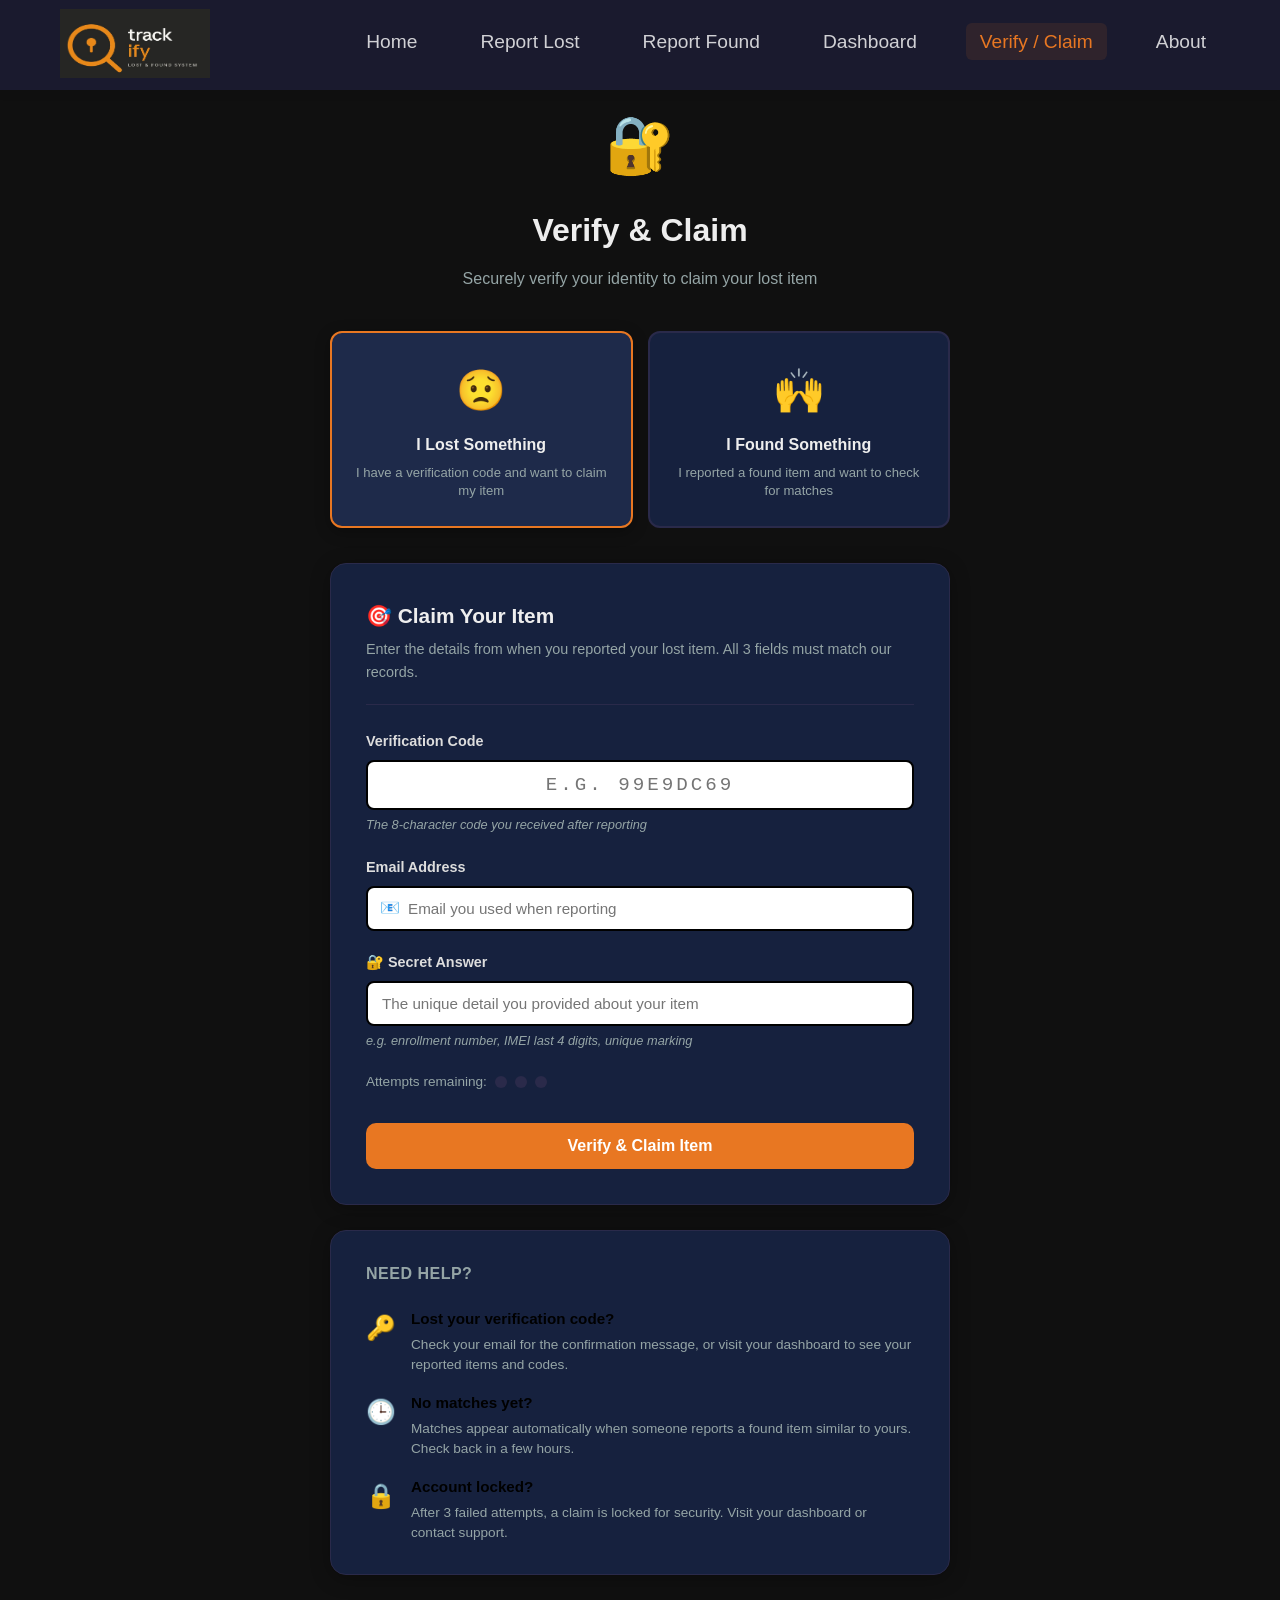
<file: verify.html>
<!DOCTYPE html>
<html lang="en">
<head>
    <meta charset="UTF-8">
    <meta name="viewport" content="width=device-width, initial-scale=1.0">
    <title>Verify & Claim - Lost & Found</title>
    <link rel="stylesheet" href="css/style.css">
    <link rel="stylesheet" href="css/form.css">
    <link rel="stylesheet" href="css/responsive.css">
    <style>
        .verify-page {
            padding: 100px 20px 60px;
            min-height: 100vh;
            background: var(--bg-color, #101010);
        }

        .verify-wrapper {
            max-width: 620px;
            margin: 0 auto;
        }

        .verify-header {
            text-align: center;
            margin-bottom: 40px;
        }

        .verify-header .page-icon {
            font-size: 3.5rem;
            margin-bottom: 15px;
        }

        .verify-header h1 {
            font-size: 2rem;
            margin: 0 0 10px;
            color: var(--text-color, #eee);
        }

        .verify-header p {
            color: var(--gray-color, #aaa);
            font-size: 1rem;
            margin: 0;
        }

        /* ── ROLE SELECTOR ── */
        .role-selector {
            display: grid;
            grid-template-columns: 1fr 1fr;
            gap: 15px;
            margin-bottom: 35px;
        }

        .role-card {
            background: var(--card-bg, #16213e);
            border: 2px solid var(--border-color, #2a2a4a);
            border-radius: 12px;
            padding: 25px 20px;
            text-align: center;
            cursor: pointer;
            transition: all 0.2s ease;
        }

        .role-card:hover {
            border-color: var(--primary-color);
            transform: translateY(-2px);
            box-shadow: 0 6px 20px rgba(0,0,0,0.3);
        }

        .role-card.active {
            border-color: var(--primary-color);
            background: var(--card-hover-bg, #1e2a4a);
            box-shadow: 0 4px 15px rgba(0,0,0,0.3);
        }

        .role-card .role-icon {
            font-size: 2.5rem;
            margin-bottom: 10px;
        }

        .role-card h3 {
            margin: 0 0 6px;
            font-size: 1rem;
            color: var(--text-color, #eee);
        }

        .role-card p {
            margin: 0;
            font-size: 0.82rem;
            color: var(--gray-color, #aaa);
            line-height: 1.4;
        }

        /* ── FORM CARD ── */
        .verify-card {
            background: var(--card-bg, #16213e);
            border-radius: 16px;
            padding: 35px;
            box-shadow: 0 4px 20px rgba(0,0,0,0.3);
            margin-bottom: 25px;
            border: 1px solid var(--border-color, #2a2a4a);
        }

        .verify-card h2 {
            margin: 0 0 6px;
            font-size: 1.3rem;
            color: var(--text-color, #eee);
        }

        .verify-card .card-desc {
            color: var(--gray-color, #aaa);
            font-size: 0.9rem;
            margin: 0 0 25px;
            padding-bottom: 20px;
            border-bottom: 1px solid var(--border-color, #2a2a4a);
        }

        .form-group {
            margin-bottom: 20px;
        }

        .form-group label {
            display: block;
            font-weight: 600;
            margin-bottom: 7px;
            font-size: 0.9rem;
            color: var(--text-color, #ddd);
        }

        .form-group .help-text {
            font-size: 0.8rem;
            color: var(--gray-color, #888);
            margin-top: 5px;
        }

        .input-with-icon {
            position: relative;
        }

        .input-with-icon .input-icon {
            position: absolute;
            left: 14px;
            top: 50%;
            transform: translateY(-50%);
            font-size: 1rem;
        }

        .input-with-icon input {
            padding-left: 40px;
        }

        .code-input {
            font-family: monospace;
            font-size: 1.2rem;
            letter-spacing: 3px;
            text-transform: uppercase;
            text-align: center;
        }

        .btn-submit {
            width: 100%;
            padding: 14px;
            font-size: 1rem;
            border-radius: 10px;
            margin-top: 10px;
        }

        /* ── ATTEMPTS INDICATOR ── */
        .attempts-bar {
            display: flex;
            gap: 8px;
            align-items: center;
            margin-bottom: 20px;
            font-size: 0.85rem;
            color: var(--gray-color, #aaa);
        }

        .attempt-dot {
            width: 12px;
            height: 12px;
            border-radius: 50%;
            background: var(--border-color, #2a2a4a);
        }

        .attempt-dot.used {
            background: #e74c3c;
        }

        /* ── SUCCESS STATE ── */
        .success-card {
            background: var(--card-bg, #16213e);
            border-radius: 16px;
            padding: 40px 35px;
            box-shadow: 0 4px 20px rgba(0,0,0,0.3);
            border: 1px solid var(--border-color, #2a2a4a);
            text-align: center;
            display: none;
        }

        .success-card.show {
            display: block;
            animation: fadeInUp 0.4s ease;
        }

        @keyframes fadeInUp {
            from { opacity: 0; transform: translateY(20px); }
            to   { opacity: 1; transform: translateY(0); }
        }

        .success-badge {
            width: 80px;
            height: 80px;
            background: linear-gradient(135deg, #27ae60, #2ecc71);
            border-radius: 50%;
            display: flex;
            align-items: center;
            justify-content: center;
            font-size: 2.5rem;
            margin: 0 auto 20px;
        }

        .success-card h2 {
            color: #2ecc71;
            margin: 0 0 10px;
        }

        .success-card p {
            color: var(--gray-color, #aaa);
            margin: 0 0 25px;
        }

        .contact-card {
            background: rgba(46, 204, 113, 0.08);
            border: 1px solid rgba(46, 204, 113, 0.3);
            border-radius: 12px;
            padding: 20px 25px;
            text-align: left;
            margin-bottom: 20px;
        }

        .contact-card h4 {
            margin: 0 0 15px;
            color: #2ecc71;
            font-size: 0.9rem;
            text-transform: uppercase;
            letter-spacing: 0.5px;
        }

        .contact-row {
            display: flex;
            gap: 12px;
            align-items: center;
            padding: 8px 0;
            border-bottom: 1px solid var(--border-color, #2a2a4a);
            font-size: 0.95rem;
        }

        .contact-row:last-child {
            border-bottom: none;
        }

        .contact-row .label {
            color: var(--gray-color, #888);
            width: 80px;
            flex-shrink: 0;
            font-size: 0.85rem;
        }

        .contact-row .value {
            color: var(--text-color, #eee);
            font-weight: 500;
        }

        .safety-box {
            background: rgba(243, 156, 18, 0.1);
            border-left: 4px solid var(--primary-color, #f39c12);
            border-radius: 0 10px 10px 0;
            padding: 15px 20px;
            text-align: left;
            margin-bottom: 25px;
        }

        .safety-box h4 {
            margin: 0 0 10px;
            font-size: 0.9rem;
            color: var(--primary-color, #f39c12);
        }

        .safety-box ul {
            margin: 0;
            padding-left: 18px;
            color: var(--gray-color, #aaa);
            font-size: 0.88rem;
            line-height: 1.8;
        }

        /* ── HELP SECTION ── */
        .help-section {
            background: var(--card-bg, #16213e);
            border-radius: 16px;
            padding: 30px 35px;
            box-shadow: 0 4px 20px rgba(0,0,0,0.3);
            border: 1px solid var(--border-color, #2a2a4a);
        }

        .help-section h3 {
            margin: 0 0 20px;
            font-size: 1rem;
            color: var(--gray-color, #888);
            text-transform: uppercase;
            letter-spacing: 0.5px;
        }

        .help-grid {
            display: grid;
            gap: 15px;
        }

        .help-item {
            display: flex;
            gap: 15px;
            align-items: flex-start;
        }

        .help-icon {
            font-size: 1.5rem;
            flex-shrink: 0;
            margin-top: 2px;
        }

        .help-item h4 {
            margin: 0 0 4px;
            font-size: 0.95rem;
            color: var(--text-color, #000000);
        }

        .help-item p {
            margin: 0;
            font-size: 0.85rem;
            color: var(--gray-color, #000000);
            line-height: 1.5;
        }

        /* ── ERROR STATE ── */
        .error-banner {
            background: rgba(231, 76, 60, 0.15);
            border: 1px solid rgba(231, 76, 60, 0.4);
            border-radius: 10px;
            padding: 14px 18px;
            color: #e74c3c;
            font-size: 0.9rem;
            margin-bottom: 20px;
            display: none;
        }

        .error-banner.show {
            display: flex;
            align-items: center;
            gap: 10px;
        }

        @media (max-width: 600px) {
            .role-selector { grid-template-columns: 1fr; }
            .verify-card { padding: 25px 20px; }
            .success-card { padding: 30px 20px; }
        }
    </style>
</head>
<body>
    <header>
        <nav class="navbar">
            <div class="nav-container">
                <div class="logo">
                    <a href="index.html"><img src="logo.png" style=" margin-top: 25px; height: 69px; width: 150px;"></a>
                </div>
                <ul class="nav-menu">
                    <li><a href="index.html">Home</a></li>
                    <li><a href="lost.html">Report Lost</a></li>
                    <li><a href="found.html">Report Found</a></li>
                    <li><a href="dashboard.html">Dashboard</a></li>
                    <li><a href="verify.html" class="active">Verify / Claim</a></li>
                    <li><a href="about.html">About</a></li>
                </ul>
                <div class="hamburger">
                    <span></span>
                    <span></span>
                    <span></span>
                </div>
            </div>
        </nav>
    </header>

    <main class="verify-page">
        <div class="verify-wrapper">

            <!-- Header -->
            <div class="verify-header">
                <div class="page-icon">🔐</div>
                <h1>Verify & Claim</h1>
                <p>Securely verify your identity to claim your lost item</p>
            </div>

            <!-- Role Selector -->
            <div class="role-selector" id="roleSelector">
                <div class="role-card active" id="roleClaimer" onclick="setRole('claimer')">
                    <div class="role-icon">😟</div>
                    <h3>I Lost Something</h3>
                    <p>I have a verification code and want to claim my item</p>
                </div>
                <div class="role-card" id="roleFinder" onclick="setRole('finder')">
                    <div class="role-icon">🙌</div>
                    <h3>I Found Something</h3>
                    <p>I reported a found item and want to check for matches</p>
                </div>
            </div>

            <!-- Claim Form (shown to person who lost item) -->
            <div class="verify-card" id="claimerForm">
                <h2>🎯 Claim Your Item</h2>
                <p class="card-desc">Enter the details from when you reported your lost item. All 3 fields must match our records.</p>

                <div class="error-banner" id="claimError">
                    <span>⚠️</span>
                    <span id="claimErrorText">Invalid details. Please check and try again.</span>
                </div>

                <div class="form-group">
                    <label>Verification Code</label>
                    <input type="text" id="claimCode" class="form-control code-input"
                           placeholder="e.g. 99E9DC69" maxlength="8"
                           oninput="this.value = this.value.toUpperCase()">
                    <div class="help-text">The 8-character code you received after reporting</div>
                </div>

                <div class="form-group">
                    <label>Email Address</label>
                    <div class="input-with-icon">
                        <span class="input-icon">📧</span>
                        <input type="email" id="claimEmail" class="form-control"
                               placeholder="Email you used when reporting">
                    </div>
                </div>

                <div class="form-group">
                    <label>🔐 Secret Answer</label>
                    <input type="text" id="claimSecret" class="form-control"
                           placeholder="The unique detail you provided about your item">
                    <div class="help-text">e.g. enrollment number, IMEI last 4 digits, unique marking</div>
                </div>

                <div class="attempts-bar" id="attemptsBar">
                    <span>Attempts remaining:</span>
                    <span class="attempt-dot" id="dot1"></span>
                    <span class="attempt-dot" id="dot2"></span>
                    <span class="attempt-dot" id="dot3"></span>
                </div>

                <button class="btn btn-primary btn-submit" id="claimBtn" onclick="submitClaim()">
                    Verify & Claim Item
                </button>
            </div>

            <!-- Finder Form (shown to person who found item) -->
            <div class="verify-card" id="finderForm" style="display:none;">
                <h2>🔍 Check for Matches</h2>
                <p class="card-desc">Enter the email you used when reporting the found item to see if a match has been made.</p>

                <div class="error-banner" id="finderError">
                    <span>⚠️</span>
                    <span id="finderErrorText">No matches found for this email.</span>
                </div>

                <div class="form-group">
                    <label>Email Address</label>
                    <div class="input-with-icon">
                        <span class="input-icon">📧</span>
                        <input type="email" id="finderEmail" class="form-control"
                               placeholder="Email you used when reporting the found item">
                    </div>
                </div>

                <div class="form-group">
                    <label>Verification Code <span style="color:#aaa; font-weight:400;">(optional)</span></label>
                    <input type="text" id="finderCode" class="form-control code-input"
                           placeholder="Your finder code e.g. AB12CD34" maxlength="8"
                           oninput="this.value = this.value.toUpperCase()">
                    <div class="help-text">From your found item confirmation screen</div>
                </div>

                <button class="btn btn-primary btn-submit" id="finderBtn" onclick="checkFinderMatches()">
                    Check My Matches
                </button>
            </div>

            <!-- Success Card (shown after successful verification) -->
            <div class="success-card" id="successCard">
                <div class="success-badge">✅</div>
                <h2>Verification Successful!</h2>
                <p>Your ownership has been confirmed. Here's how to contact the finder:</p>

                <div class="contact-card" id="contactCard">
                    <!-- Populated by JS -->
                </div>

                <div class="safety-box">
                    <h4>⚠️ Safety Tips</h4>
                    <ul>
                        <li>Meet in a public place on campus (library, canteen, reception)</li>
                        <li>Bring your student ID for extra verification</li>
                        <li>Bring a friend if possible</li>
                        <li>Meet during daytime hours</li>
                    </ul>
                </div>

                <button class="btn btn-primary" onclick="window.location.href='dashboard.html'" style="width:100%;">
                    Go to Dashboard
                </button>
            </div>

            <!-- Match Found Card (for finder) -->
            <div class="success-card" id="matchFoundCard">
                <div class="success-badge">🎯</div>
                <h2>Match Found!</h2>
                <p>Someone has reported a lost item that matches what you found. They will contact you soon.</p>
                <div class="contact-card" id="matchInfoCard">
                    <!-- Populated by JS -->
                </div>
                <button class="btn btn-primary" onclick="window.location.href='dashboard.html'" style="width:100%;">
                    View Dashboard
                </button>
            </div>

            <!-- Help Section -->
            <div class="help-section">
                <h3>Need Help?</h3>
                <div class="help-grid">
                    <div class="help-item">
                        <div class="help-icon">🔑</div>
                        <div>
                            <h4>Lost your verification code?</h4>
                            <p>Check your email for the confirmation message, or visit your dashboard to see your reported items and codes.</p>
                        </div>
                    </div>
                    <div class="help-item">
                        <div class="help-icon">🕒</div>
                        <div>
                            <h4>No matches yet?</h4>
                            <p>Matches appear automatically when someone reports a found item similar to yours. Check back in a few hours.</p>
                        </div>
                    </div>
                    <div class="help-item">
                        <div class="help-icon">🔒</div>
                        <div>
                            <h4>Account locked?</h4>
                            <p>After 3 failed attempts, a claim is locked for security. Visit your dashboard or contact support.</p>
                        </div>
                    </div>
                </div>
            </div>

        </div>
    </main>

    <footer>
        <div class="container">
            <p>&copy; 2024 Lost & Found. Helping reunite people with their belongings.</p>
        </div>
    </footer>

    <script src="js/main.js"></script>
    <script src="js/verify.js"></script>
    <script>
        let failedAttempts = 0;
        const MAX_ATTEMPTS = 3;

        // Read URL param to auto-set role
        document.addEventListener('DOMContentLoaded', function() {
            const role = new URLSearchParams(window.location.search).get('role');
            const matchId = new URLSearchParams(window.location.search).get('match');

            if (role === 'finder') {
                setRole('finder');
                // Pre-fill email if saved
                const savedEmail = localStorage.getItem('userEmail');
                if (savedEmail) document.getElementById('finderEmail').value = savedEmail;
            } else {
                setRole('claimer');
            }

            // If came from dashboard with a match ID, pre-fill and show claimer
            if (matchId) {
                setRole('claimer');
                document.getElementById('claimCode').focus();
            }

            // Pre-fill email for claimer too
            const savedEmail = localStorage.getItem('userEmail');
            if (savedEmail && !document.getElementById('claimEmail').value) {
                document.getElementById('claimEmail').value = savedEmail;
            }

            updateAttemptDots();
        });

        function setRole(role) {
            document.getElementById('roleClaimer').classList.toggle('active', role === 'claimer');
            document.getElementById('roleFinder').classList.toggle('active', role === 'finder');
            document.getElementById('claimerForm').style.display = role === 'claimer' ? 'block' : 'none';
            document.getElementById('finderForm').style.display  = role === 'finder'  ? 'block' : 'none';
            // Hide result cards when switching
            document.getElementById('successCard').classList.remove('show');
            document.getElementById('matchFoundCard').classList.remove('show');
        }

        function updateAttemptDots() {
            for (let i = 1; i <= 3; i++) {
                const dot = document.getElementById('dot' + i);
                if (dot) dot.classList.toggle('used', i <= failedAttempts);
            }
        }

        function submitClaim() {
            const code   = document.getElementById('claimCode').value.trim().toUpperCase();
            const email  = document.getElementById('claimEmail').value.trim();
            const secret = document.getElementById('claimSecret').value.trim();
            const errorEl = document.getElementById('claimError');
            const errorText = document.getElementById('claimErrorText');

            errorEl.classList.remove('show');

            if (!code || code.length !== 8) {
                errorText.textContent = 'Please enter your 8-character verification code.';
                errorEl.classList.add('show');
                document.getElementById('claimCode').focus();
                return;
            }
            if (!email || !email.includes('@')) {
                errorText.textContent = 'Please enter a valid email address.';
                errorEl.classList.add('show');
                return;
            }
            if (!secret) {
                errorText.textContent = 'Please enter your secret answer.';
                errorEl.classList.add('show');
                return;
            }

            const btn = document.getElementById('claimBtn');
            btn.textContent = 'Verifying...';
            btn.disabled = true;

            fetch('php/verify_claim.php', {
                method: 'POST',
                headers: { 'Content-Type': 'application/json' },
                body: JSON.stringify({
                    verification_code: code,
                    email: email,
                    secret_answer: secret
                })
            })
            .then(r => r.json())
            .then(data => {
                btn.textContent = 'Verify & Claim Item';
                btn.disabled = false;

                if (data.success) {
                    showSuccess(data.finder_info);
                } else {
                    failedAttempts++;
                    updateAttemptDots();
                    errorText.textContent = data.error || 'Verification failed. Please check your details.';
                    errorEl.classList.add('show');

                    if (failedAttempts >= MAX_ATTEMPTS) {
                        btn.disabled = true;
                        btn.textContent = '🔒 Locked — Too many attempts';
                        errorText.textContent = 'This claim has been locked after 3 failed attempts. Please contact support.';
                    }
                }
            })
            .catch(() => {
                btn.textContent = 'Verify & Claim Item';
                btn.disabled = false;
                errorText.textContent = 'Network error. Make sure you are on http://localhost/trackify/ and XAMPP is running.';
                errorEl.classList.add('show');
            });
        }

        function checkFinderMatches() {
            const email = document.getElementById('finderEmail').value.trim();
            const errorEl = document.getElementById('finderError');
            const errorText = document.getElementById('finderErrorText');

            errorEl.classList.remove('show');

            if (!email || !email.includes('@')) {
                errorText.textContent = 'Please enter a valid email address.';
                errorEl.classList.add('show');
                return;
            }

            const btn = document.getElementById('finderBtn');
            btn.textContent = 'Checking...';
            btn.disabled = true;

            fetch(`php/get_matches.php?email=${encodeURIComponent(email)}`)
            .then(r => r.json())
            .then(data => {
                btn.textContent = 'Check My Matches';
                btn.disabled = false;

                const matches = data.matches || [];
                const claimedMatches = matches.filter(m => m.status === 'claimed' || m.match_status === 'claimed');

                if (claimedMatches.length > 0) {
                    showMatchFound(claimedMatches[0]);
                } else if (matches.length > 0) {
                    errorText.textContent = `${matches.length} potential match(es) found! The owner has been notified. Check your dashboard for updates.`;
                    errorEl.style.background = '#d4edda';
                    errorEl.style.borderColor = '#c3e6cb';
                    errorEl.style.color = '#155724';
                    errorEl.classList.add('show');
                } else {
                    errorText.textContent = 'No matches yet for your found items. Check back later.';
                    errorEl.classList.add('show');
                }
            })
            .catch(() => {
                btn.textContent = 'Check My Matches';
                btn.disabled = false;
                errorText.textContent = 'Network error. Make sure XAMPP is running.';
                errorEl.classList.add('show');
            });
        }

        function showSuccess(finderInfo) {
            // Hide forms
            document.getElementById('claimerForm').style.display = 'none';
            document.getElementById('roleSelector').style.display = 'none';

            // Populate contact card
            const card = document.getElementById('contactCard');
            card.innerHTML = `
                <h4>📞 Finder's Contact</h4>
                <div class="contact-row">
                    <span class="label">Name</span>
                    <span class="value">${finderInfo.contact_name || 'N/A'}</span>
                </div>
                <div class="contact-row">
                    <span class="label">Email</span>
                    <span class="value">${finderInfo.contact_email || 'N/A'}</span>
                </div>
                ${finderInfo.contact_phone ? `
                <div class="contact-row">
                    <span class="label">Phone</span>
                    <span class="value">${finderInfo.contact_phone}</span>
                </div>` : ''}
                ${finderInfo.storage_location ? `
                <div class="contact-row">
                    <span class="label">Item at</span>
                    <span class="value">${finderInfo.storage_location}</span>
                </div>` : ''}
            `;

            document.getElementById('successCard').classList.add('show');
            document.getElementById('successCard').scrollIntoView({ behavior: 'smooth' });
        }

        function showMatchFound(match) {
            document.getElementById('finderForm').style.display = 'none';
            document.getElementById('roleSelector').style.display = 'none';

            const card = document.getElementById('matchInfoCard');
            card.innerHTML = `
                <h4>🎯 Match Details</h4>
                <div class="contact-row">
                    <span class="label">Item</span>
                    <span class="value">${match.itemName || match.lost_item_name || 'N/A'}</span>
                </div>
                <div class="contact-row">
                    <span class="label">Score</span>
                    <span class="value">${match.matchScore || match.match_score || 'N/A'}% confidence</span>
                </div>
                <div class="contact-row">
                    <span class="label">Status</span>
                    <span class="value" style="color:#27ae60; font-weight:600;">✅ Claimed</span>
                </div>
            `;

            document.getElementById('matchFoundCard').classList.add('show');
            document.getElementById('matchFoundCard').scrollIntoView({ behavior: 'smooth' });
        }
    </script>
</body>
</html>
</file>
<file: css/style.css>
/* ============================================
   TRACKIFY - Smart Lost & Found System
   style.css — Core Design System
   ============================================ */

/* Reset & Base */
* { margin: 0; padding: 0; box-sizing: border-box; }

:root {
    --primary-color:   #e87722;   /* Trackify orange */
    --secondary-color: #2ecc71;   /* Green — success */
    --accent-color:    #e74c3c;   /* Red — error/danger */
    --dark-color:      #1a1a2e;   /* Dark navy */
    --light-color:     #f4f6f9;   /* Light grey bg */
    --gray-color:      #95a5a6;   /* Mid grey */
    --white:           #ffffff;
    --shadow:          0 2px 10px rgba(0,0,0,0.1);
    --shadow-lg:       0 8px 25px rgba(0,0,0,0.15);
    --border-radius:   10px;
    --transition:      0.3s ease;
}

body {
    font-family: 'Segoe UI', Tahoma, Geneva, Verdana, sans-serif;
    line-height: 1.6;
    color: #333;
    background-color: var(--light-color);
}

.container {
    max-width: 1200px;
    margin: 0 auto;
    padding: 0 20px;
}

/* ============================================
   NAVIGATION
   ============================================ */
.navbar {
    background: var(--dark-color);
    box-shadow: var(--shadow);
    position: fixed;
    width: 100%;
    height: 90px;
    top: 0;
    z-index: 1000;
}

.nav-container {
    max-width: 1200px;
    margin: 0 auto;
    padding: 0 20px;
    display: flex;
    justify-content: space-between;
    align-items: center;
    height: 70px;
}

.logo {
    display: flex;
    align-items: center;
    gap: 5px;
}

.logo img {
    height: 55px;
    width: auto;
}

.nav-menu {
    display: flex;
    list-style: none;
    gap: 35px;
    margin-top: 15px;
}

.nav-menu a {
    text-decoration: none;
    color: rgba(255,255,255,0.8);
    font-weight: 400;
    transition: color var(--transition);
    padding: 8px 14px;
    border-radius: 6px;
    font-size: 1.2rem;
}

.nav-menu a:hover,
.nav-menu a.active {
    color: var(--primary-color);
    background: rgba(232,119,34,0.1);
}

.hamburger {
    display: none;
    flex-direction: column;
    cursor: pointer;
    gap: 5px;
}

.hamburger span {
    width: 25px;
    height: 3px;
    background: #fff;
    border-radius: 3px;
    transition: var(--transition);
}

/* ============================================
   HERO SECTION
   ============================================ */
.hero {
    background: linear-gradient(135deg, var(--dark-color) 0%, #16213e 50%, #0f3460 100%);
    color: white;
    padding: 150px 0 100px;
    text-align: center;
    margin-top: 70px;
    position: relative;
    overflow: hidden;
}

.hero::before {
    content: '';
    position: absolute;
    top: -50%;
    left: -50%;
    width: 200%;
    height: 200%;
    background: radial-gradient(circle, rgba(232,119,34,0.08) 0%, transparent 60%);
    animation: pulse 4s ease-in-out infinite;
}

@keyframes pulse {
    0%, 100% { transform: scale(1); }
    50% { transform: scale(1.05); }
}

.hero-content { position: relative; z-index: 1; }

.hero-content h1 {
    font-size: 2.4rem;
    margin-bottom: 16px;
    font-weight: 700;
    line-height: 1.3;
}

.hero-content p {
    font-size: 1rem;
    margin-bottom: 30px;
    opacity: 0.80;
    max-width: 560px;
    margin-left: auto;
    margin-right: auto;
    color: #ccc;
} 

.hero-buttons {
    display: flex;
    gap: 20px;
    justify-content: center;
    flex-wrap: wrap;
}

/* ============================================
   BUTTONS
   ============================================ */
.btn {
    display: inline-block;
    margin-top: 20px;
    padding: 13px 30px;
    border: none;
    border-radius: 8px;
    text-decoration: none;
    font-weight: 600;
    text-align: center;
    cursor: pointer;
    transition: all var(--transition);
    font-size: 0.95rem;
}

.btn-primary {
    background: var(--primary-color);
    color: white;
}
.btn-primary:hover {
    background: #d4691a;
    transform: translateY(-2px);
    box-shadow: 0 5px 15px rgba(232,119,34,0.4);
}

.btn-secondary {
    background: transparent;
    color: white;
    border: 2px solid rgba(255,255,255,0.6);
}
.btn-secondary:hover {
    background: rgba(255,255,255,0.1);
    border-color: white;
    transform: translateY(-2px);
}

.btn-success {
    background: var(--secondary-color);
    color: white;
}
.btn-success:hover { background: #27ae60; }

.btn-danger {
    background: var(--accent-color);
    color: white;
}
.btn-danger:hover { background: #c0392b; }

.btn-outline {
    background: transparent;
    color: var(--primary-color);
    border: 2px solid var(--primary-color);
}
.btn-outline:hover {
    background: var(--primary-color);
    color: white;
}

.btn-sm { padding: 7px 15px; font-size: 0.82rem; }

/* ============================================
   FEATURES SECTION
   ============================================ */
.features {
    padding: 80px 0;
    background: white;
}

.features h2 {
    text-align: center;
    font-size: 2.2rem;
    margin-bottom: 15px;
    color: var(--dark-color);
}

.features .subtitle {
    text-align: center;
    color: var(--gray-color);
    margin-bottom: 50px;
    font-size: 1rem;
}

.features-grid {
    display: grid;
    grid-template-columns: repeat(auto-fit, minmax(280px, 1fr));
    gap: 30px;
}

.feature-card {
    text-align: center;
    padding: 35px 25px;
    border-radius: var(--border-radius);
    background: var(--light-color);
    transition: transform var(--transition), box-shadow var(--transition);
    border: 1px solid rgba(0,0,0,0.05);
}

.feature-card:hover {
    transform: translateY(-8px);
    box-shadow: var(--shadow-lg);
}

.feature-icon {
    font-size: 2.8rem;
    margin-bottom: 18px;
    display: block;
}

.feature-card h3 {
    font-size: 1.3rem;
    margin-bottom: 12px;
    color: var(--dark-color);
}

.feature-card p { color: var(--gray-color); font-size: 0.95rem; }

/* ============================================
   STATS SECTION
   ============================================ */
.stats {
    padding: 60px 0;
    background: black;
    color: rgb(0, 0, 0);
}

.stats-grid {
    display: grid;
    grid-template-columns: repeat(auto-fit, minmax(200px, 1fr));
    gap: 30px;
    text-align: center;
}

.stat h3 {
    font-size: 3rem;
    margin-bottom: 8px;
    color: var(--primary-color);
    font-weight: 700;
}

.stat p { color: rgba(255,255,255,0.7); font-size: 1rem; }

/* ============================================
   CARDS
   ============================================ */
.card {
    background: white;
    border-radius: var(--border-radius);
    box-shadow: var(--shadow);
    overflow: hidden;
    transition: transform var(--transition), box-shadow var(--transition);
}

.card:hover {
    transform: translateY(-5px);
    box-shadow: var(--shadow-lg);
}

.card-img {
    width: 100%;
    height: 180px;
    object-fit: cover;
}

.card-header {
    padding: 15px 18px 10px;
    display: flex;
    justify-content: space-between;
    align-items: center;
    border-bottom: 1px solid #f0f0f0;
}

.card-body { padding: 18px; }
.card-footer {
    padding: 12px 18px;
    background: #fafafa;
    border-top: 1px solid #f0f0f0;
}

.card-title {
    font-size: 1.05rem;
    margin-bottom: 8px;
    color: var(--dark-color);
    font-weight: 600;
}

.card-text { color: var(--gray-color); font-size: 0.88rem; margin-bottom: 10px; }

.cards-grid {
    display: grid;
    grid-template-columns: repeat(auto-fill, minmax(300px, 1fr));
    gap: 20px;
}

/* Item Details */
.item-category { font-size: 0.85rem; color: var(--primary-color); font-weight: 600; }
.item-details { flex: 1; }
.item-title { font-size: 1rem; font-weight: 600; color: var(--dark-color); margin-bottom: 6px; }
.item-description { font-size: 0.85rem; color: var(--gray-color); margin-bottom: 12px; }
.item-meta { display: flex; flex-direction: column; gap: 5px; }
.meta-item { font-size: 0.83rem; color: #555; }

/* Status Badges */
.status-badge {
    display: inline-block;
    padding: 3px 10px;
    border-radius: 20px;
    font-size: 0.75rem;
    font-weight: 600;
    text-transform: capitalize;
}
.status-active    { background: #e8f5e9; color: #2e7d32; }
.status-matched   { background: #e3f2fd; color: #1565c0; }
.status-pending   { background: #fff8e1; color: #f57f17; }
.status-claimed   { background: #f3e5f5; color: #6a1b9a; }
.status-warning   { background: #fff3e0; color: #e65100; }

/* Item Actions */
.item-actions { display: flex; gap: 8px; flex-wrap: wrap; }
.verification-code { font-size: 0.78rem; color: var(--gray-color); margin-top: 8px; }
.verification-code strong { color: var(--dark-color); font-family: monospace; }

/* ============================================
   MODAL
   ============================================ */
.modal {
    display: none;
    position: fixed;
    top: 0;
    left: 0;
    width: 100%;
    height: 100%;
    background: rgba(0,0,0,0.6);
    z-index: 2000;
    justify-content: center;
    align-items: center;
}

.modal-content {
    background: white;
    padding: 30px;
    border-radius: var(--border-radius);
    max-width: 500px;
    width: 90%;
    max-height: 90vh;
    overflow-y: auto;
    position: relative;
}

.modal-header {
    display: flex;
    justify-content: space-between;
    align-items: center;
    margin-bottom: 20px;
    padding-bottom: 15px;
    border-bottom: 1px solid #f0f0f0;
}

.modal-close {
    background: none;
    border: none;
    font-size: 1.5rem;
    cursor: pointer;
    color: var(--gray-color);
    transition: color var(--transition);
}
.modal-close:hover { color: var(--accent-color); }

/* ============================================
   FORM STYLES (shared)
   ============================================ */
.form-container {
    max-width: 850px;
    margin: 100px auto 50px;
    padding: 40px;
    background: white;
    border-radius: var(--border-radius);
    box-shadow: var(--shadow);
}

.form-group { margin-bottom: 22px; }

.form-group label {
    display: block;
    margin-bottom: 8px;
    font-weight: 600;
    color: var(--dark-color);
    font-size: 0.9rem;
}

.form-control {
    width: 100%;
    padding: 12px 14px;
    border: 2px solid #000000;
    border-radius: 8px;
    font-size: 0.95rem;
    transition: border-color var(--transition);
    font-family: inherit;
}

.form-control:focus {
    outline: none;
    border-color: var(--primary-color);
}

textarea.form-control {
    resize: vertical;
    min-height: 100px;
}

/* ============================================
   DASHBOARD SPECIFIC
   ============================================ */
.dashboard-header {
    padding: 30px 0 20px;
    display: flex;
    justify-content: space-between;
    align-items: flex-start;
    flex-wrap: wrap;
    gap: 15px;
}

.dashboard-header h1 { font-size: 1.8rem; color: var(--dark-color); }
.dashboard-header p  { color: var(--gray-color); margin-top: 4px; }

.dashboard-actions { display: flex; gap: 10px; flex-wrap: wrap; }

.dashboard-controls {
    background: white;
    padding: 18px;
    border-radius: var(--border-radius);
    box-shadow: var(--shadow);
    margin-bottom: 20px;
    display: flex;
    gap: 15px;
    flex-wrap: wrap;
    align-items: center;
}

.search-box {
    position: relative;
    flex: 1;
    min-width: 200px;
}

.search-box .form-control { padding-right: 40px; }
.search-icon { position: absolute; right: 12px; top: 50%; transform: translateY(-50%); color: var(--gray-color); }

.filters { display: flex; gap: 10px; flex-wrap: wrap; align-items: center; }
.filters .form-control { width: auto; padding: 10px 12px; }

/* Dashboard Tabs */
.dashboard-tabs { display: flex; gap: 5px; margin-bottom: 20px; border-bottom: 2px solid #e1e8ed; }

.tab-btn {
    padding: 10px 20px;
    background: none;
    border: none;
    cursor: pointer;
    font-size: 0.9rem;
    color: var(--gray-color);
    font-weight: 600;
    border-bottom: 2px solid transparent;
    margin-bottom: -2px;
    transition: all var(--transition);
}

.tab-btn:hover { color: var(--primary-color); }
.tab-btn.active { color: var(--primary-color); border-bottom-color: var(--primary-color); }

.item-count { font-size: 0.75rem; background: var(--light-color); padding: 2px 7px; border-radius: 10px; }

.tab-pane { display: none; }
.tab-pane.active { display: block; }

.tab-header { margin-bottom: 20px; }
.tab-header h2 { font-size: 1.2rem; color: var(--dark-color); margin-bottom: 5px; }
.tab-header p { color: var(--gray-color); font-size: 0.88rem; }

/* Empty State */
.empty-state {
    text-align: center;
    padding: 60px 20px;
    color: var(--gray-color);
}
.empty-icon { font-size: 3.5rem; margin-bottom: 15px; }
.empty-state h3 { font-size: 1.2rem; color: var(--dark-color); margin-bottom: 8px; }
.empty-state p { margin-bottom: 20px; }

/* ============================================
   FOOTER
   ============================================ */
footer {
    background: black;
    color: rgba(0, 0, 0, 0.7);
    text-align: center;
    padding: 25px 0;
    border-top: 1px solid rgba(255,255,255,0.05);
    font-size: 0.9rem;
}

footer a { color: var(--primary-color); text-decoration: none; }

/* ============================================
   NOTIFICATIONS (toast)
   ============================================ */
@keyframes slideInRight {
    from { transform: translateX(110%); opacity: 0; }
    to   { transform: translateX(0);    opacity: 1; }
}
@keyframes slideOutRight {
    from { transform: translateX(0);    opacity: 1; }
    to   { transform: translateX(110%); opacity: 0; }
}

/* ============================================
   DARK MODE
   ============================================ */
@media (prefers-color-scheme: dark) {
    :root {
        --light-color: #0f172a;
        --dark-color:  #f8fafc;
        --gray-color:  #cbd5e1;
    }
    body { background: var(--light-color); color: var(--dark-color); }
    .card, .form-container, .modal-content { background: #1e293b; border-color: #334155; }
    .form-control { background: #1e293b; border-color: #475569; color: var(--dark-color); }
    .features, .card-footer { background: #1e293b; }
    .feature-card { background: #0f172a; }
}

/* ============================================
   PRINT
   ============================================ */
@media print {
    .navbar, .hero-buttons, footer, .item-actions, .dashboard-actions { display: none !important; }
    body { background: white !important; color: black !important; }
}

/* ============================================
   FOOTER ENHANCEMENTS
   ============================================ */

.footer-content {
    align-items: center;
}

.footer-section:first-child {
    display: flex;
    flex-direction: column;
    align-items: center;
    text-align: center;
}

.footer-section:first-child .logo img {
    height: 145px;
    width: 275px;
    margin-top: 0;
    margin-bottom: 15px;
}

.footer-section h4 {
    font-size: 1.1rem;
    font-weight: 700;
    letter-spacing: 0.5px;
    margin-bottom: 28px;
}

.footer-section ul li {
    margin-bottom: 16px;
}

.footer-section ul li a {
    font-size: 0.95rem;
    font-weight: 500;
    transition: color 0.3s ease;
}

.footer-section ul li a:hover {
    color: var(--primary-color);
}
</file>
<file: css/responsive.css>
/* Media Queries for Responsive Design */

/* Large Devices (Desktops, 1200px and up) */
@media (min-width: 1200px) {
    .container {
        max-width: 1140px;
    }
}

/* Medium Devices (Tablets, 768px to 1199px) */
@media (max-width: 1199px) {
    .container {
        max-width: 960px;
        padding: 0 15px;
    }
    
    .hero-content h1 {
        font-size: 2.5rem;
    }
    
    .features-grid {
        grid-template-columns: repeat(auto-fit, minmax(280px, 1fr));
        gap: 30px;
    }
}

/* Small Devices (Landscape Phones, 576px to 767px) */
@media (max-width: 767px) {
    .container {
        max-width: 100%;
        padding: 0 15px;
    }
    
    /* Navigation */
    .nav-menu {
        position: fixed;
        left: -100%;
        top: 70px;
        flex-direction: column;
        background-color: white;
        width: 100%;
        text-align: center;
        transition: 0.3s;
        box-shadow: var(--shadow);
        padding: 20px 0;
        gap: 0;
    }
    
    .nav-menu.active {
        left: 0;
    }
    
    .nav-menu li {
        margin: 10px 0;
    }
    
    .nav-menu a {
        padding: 15px;
        display: block;
    }
    
    .hamburger {
        display: flex;
    }
    
    .hamburger.active span:nth-child(1) {
        transform: rotate(45deg) translate(5px, 5px);
    }
    
    .hamburger.active span:nth-child(2) {
        opacity: 0;
    }
    
    .hamburger.active span:nth-child(3) {
        transform: rotate(-45deg) translate(7px, -6px);
    }
    
    /* Hero Section */
    .hero {
        padding: 120px 0 80px;
        margin-top: 70px;
    }
    
    .hero-content h1 {
        font-size: 2rem;
        margin-bottom: 15px;
    }
    
    .hero-content p {
        font-size: 1rem;
        margin-bottom: 25px;
    }
    
    .hero-buttons {
        flex-direction: column;
        align-items: center;
        gap: 15px;
    }
    
    .btn {
        width: 100%;
        max-width: 250px;
    }
    
    /* Features Section */
    .features {
        padding: 60px 0;
    }
    
    .features h2 {
        font-size: 2rem;
        margin-bottom: 40px;
    }
    
    .features-grid {
        grid-template-columns: 1fr;
        gap: 25px;
    }
    
    .feature-card {
        padding: 30px 15px;
    }
    
    /* Stats Section */
    .stats {
        padding: 40px 0;
    }
    
    .stats-grid {
        grid-template-columns: repeat(3, 1fr);
        gap: 20px;
    }
    
    .stat h3 {
        font-size: 2rem;
    }
    
    /* Form Container */
    .form-container {
        margin: 80px auto 30px;
        padding: 25px 20px;
    }
    
    .form-header h1 {
        font-size: 2rem;
    }
    
    /* Cards Grid */
    .cards-grid {
        grid-template-columns: 1fr;
        gap: 15px;
    }
    
    .card {
        margin-bottom: 15px;
    }
    
    /* Modal */
    .modal-content {
        padding: 20px 15px;
        width: 95%;
    }
}

/* Extra Small Devices (Portrait Phones, less than 576px) */
@media (max-width: 575px) {
    .container {
        padding: 0 10px;
    }
    
    /* Navigation */
    .logo span {
        font-size: 1.2rem;
    }
    
    .logo img {
        height: 35px;
    }
    
    /* Hero Section */
    .hero {
        padding: 100px 0 60px;
    }
    
    .hero-content h1 {
        font-size: 1.8rem;
    }
    
    .hero-content p {
        font-size: 0.95rem;
    }
    
    /* Features */
    .features {
        padding: 40px 0;
    }
    
    .features h2 {
        font-size: 1.8rem;
        margin-bottom: 30px;
    }
    
    .feature-icon {
        font-size: 2.5rem;
    }
    
    /* Stats */
    .stats-grid {
        grid-template-columns: 1fr;
        gap: 25px;
    }
    
    .stat h3 {
        font-size: 2.5rem;
    }
    
    /* Forms */
    .form-container {
        margin: 70px auto 20px;
        padding: 20px 15px;
    }
    
    .form-header h1 {
        font-size: 1.8rem;
    }
    
    .form-group {
        margin-bottom: 15px;
    }
    
    .form-control {
        padding: 10px;
        font-size: 0.95rem;
    }
    
    /* File Upload */
    .file-upload {
        padding: 30px 15px;
    }
    
    .file-upload-icon {
        font-size: 2.5rem;
    }
    
    /* Category Select */
    .category-select {
        grid-template-columns: repeat(2, 1fr);
        gap: 10px;
    }
    
    .category-option {
        padding: 15px 5px;
    }
    
    .category-icon {
        font-size: 1.5rem;
    }
    
    /* Confirmation */
    .confirmation-icon {
        font-size: 3rem;
    }
    
    .confirmation-code {
        font-size: 1.2rem;
        padding: 15px;
    }
    
    /* Footer */
    footer {
        padding: 20px 0;
        font-size: 0.9rem;
    }
}

/* Tablet Landscape Orientation */
@media (max-width: 1024px) and (orientation: landscape) {
    .hero {
        padding: 100px 0 60px;
    }
    
    .hero-content h1 {
        font-size: 2.2rem;
    }
}

/* High DPI Screens */
@media (-webkit-min-device-pixel-ratio: 2), (min-resolution: 192dpi) {
    .logo img {
        image-rendering: -webkit-optimize-contrast;
    }
}

/* Print Styles */
@media print {
    .navbar,
    .hero-buttons,
    .form-navigation,
    footer {
        display: none !important;
    }
    
    body {
        background: rgb(0, 0, 0) !important;
        color: black !important;
    }
    
    .container,
    .form-container {
        max-width: 100% !important;
        margin: 0 !important;
        padding: 0 !important;
        box-shadow: none !important;
        border: none !important;
    }
    
    .hero {
        background: white !important;
        color: black !important;
        padding: 20px 0 !important;
        margin-top: 0 !important;
    }
    
    a {
        color: black !important;
        text-decoration: underline !important;
    }
}

/* Reduced Motion for Accessibility */
@media (prefers-reduced-motion: reduce) {
    *,
    *::before,
    *::after {
        animation-duration: 0.01ms !important;
        animation-iteration-count: 1 !important;
        transition-duration: 0.01ms !important;
        scroll-behavior: auto !important;
    }
}

/* Dark Mode Support */
@media (prefers-color-scheme: dark) {
    :root {
        --light-color: #2c3e50;
        --dark-color: #ecf0f1;
        --gray-color: #bdc3c7;
    }
    
    body {
        background-color: #1a1a1a;
        color: #e0e0e0;
    }
    
    .navbar,
    .form-container,
    .card,
    .feature-card,
    .modal-content {
        background: #2d2d2d;
        color: #e0e0e0;
    }
    
    .form-control {
        background: #3d3d3d;
        border-color: #4d4d4d;
        color: #e0e0e0;
    }
    
    .form-control:focus {
        border-color: var(--primary-color);
    }
    
    .file-upload {
        background: #3d3d3d;
        border-color: #4d4d4d;
    }
}

/* Very Large Screens */
@media (min-width: 1600px) {
    .container {
        max-width: 1400px;
    }
    
    .hero-content h1 {
        font-size: 3.5rem;
    }
    
    .features-grid {
        grid-template-columns: repeat(3, 1fr);
        gap: 50px;
    }
}

/* Foldable Devices */
@media (max-width: 350px) {
    .logo span {
        font-size: 1rem;
    }
    
    .hero-content h1 {
        font-size: 1.5rem;
    }
    
    .category-select {
        grid-template-columns: 1fr;
    }
    
    .form-container {
        padding: 15px 10px;
    }
}
</file>
<file: css/form.css>
/* Form Specific Styles */
.form-header {
    text-align: center;
    margin-bottom: 30px;
}

.form-header h1 {
    color: var(--dark-color);
    font-size: 2.5rem;
    margin-bottom: 10px;
}

.form-header p {
    color: var(--gray-color);
    font-size: 1.1rem;
}

/* Form Steps */
.form-steps {
    display: flex;
    justify-content: space-between;
    margin-bottom: 40px;
    position: relative;
}

.form-steps::before {
    content: '';
    position: absolute;
    top: 20px;
    left: 0;
    right: 0;
    height: 2px;
    background: #e1e8ed;
    z-index: 1;
}

.step {
    display: flex;
    flex-direction: column;
    align-items: center;
    position: relative;
    z-index: 2;
}

.step-number {
    width: 40px;
    height: 40px;
    border-radius: 50%;
    background: #000000;
    display: flex;
    align-items: center;
    justify-content: center;
    font-weight: bold;
    margin-bottom: 8px;
    transition: all 0.3s ease;
}

.step.active .step-number {
    background: var(--primary-color);
    color: white;
}

.step.completed .step-number {
    background: #e87722;
    color: white;
}

.step-label {
    font-size: 0.9rem;
    color: var(--gray-color);
    font-weight: 500;
}

.step.active .step-label {
    color: var(--primary-color);
}

/* Form Sections */
.form-section {
    display: none;
    animation: fadeIn 0.5s ease;
}

.form-section.active {
    display: block;
}

@keyframes fadeIn {
    from { opacity: 0; transform: translateY(20px); }
    to { opacity: 1; transform: translateY(0); }
}

/* Form Navigation */
.form-navigation {
    display: flex;
    justify-content: space-between;
    margin-top: 30px;
    padding-top: 20px;
    border-top: 1px solid #e1e8ed;
}

/* File Upload Styles */
.file-upload {
    border: 2px dashed #e1e8ed;
    border-radius: var(--border-radius);
    padding: 40px 20px;
    text-align: center;
    cursor: pointer;
    transition: all 0.3s ease;
    background: #fafbfc;
}

.file-upload:hover {
    border-color: var(--primary-color);
    background: #f8f9fa;
}

.file-upload.dragover {
    border-color: var(--primary-color);
    background: #e3f2fd;
}

.file-upload-icon {
    font-size: 3rem;
    color: var(--gray-color);
    margin-bottom: 15px;
}

.file-upload input[type="file"] {
    display: none;
}

.file-preview {
    margin-top: 20px;
    display: none;
}

.file-preview img {
    max-width: 200px;
    max-height: 200px;
    border-radius: var(--border-radius);
    box-shadow: var(--shadow);
}

/* Checkbox and Radio Styles */
.checkbox-group,
.radio-group {
    display: flex;
    flex-direction: column;
    gap: 12px;
}

.checkbox-item,
.radio-item {
    display: flex;
    align-items: center;
    gap: 10px;
    cursor: pointer;
}

.checkbox-item input[type="checkbox"],
.radio-item input[type="radio"] {
    width: 18px;
    height: 18px;
    accent-color: var(--primary-color);
}

/* Select Styles */
.select-wrapper {
    position: relative;
}

.select-wrapper::after {
    content: '▼';
    position: absolute;
    right: 15px;
    top: 50%;
    transform: translateY(-50%);
    color: var(--gray-color);
    pointer-events: none;
}

.form-control.select {
    appearance: none;
    padding-right: 40px;
}

/* Form Validation Styles */
.form-group.error .form-control {
    border-color: var(--accent-color);
}

.form-group.success .form-control {
    border-color: var(--secondary-color);
}

.error-message {
    color: var(--accent-color);
    font-size: 0.9rem;
    margin-top: 5px;
    display: none;
}

.form-group.error .error-message {
    display: block;
}

.success-message {
    color: var(--secondary-color);
    font-size: 0.9rem;
    margin-top: 5px;
    display: none;
}

.form-group.success .success-message {
    display: block;
}

/* Required Field Indicator */
.required::after {
    content: '*';
    color: var(--accent-color);
    margin-left: 4px;
}

/* Form Help Text */
.help-text {
    font-size: 0.85rem;
    color: var(--gray-color);
    margin-top: 5px;
    font-style: italic;
}

/* Location Picker Styles */
.location-picker {
    border: 1px solid #e1e8ed;
    border-radius: var(--border-radius);
    overflow: hidden;
}

.location-map {
    height: 200px;
    background: #f8f9fa;
    display: flex;
    align-items: center;
    justify-content: center;
    color: var(--gray-color);
    border-bottom: 1px solid #e1e8ed;
}

.location-inputs {
    padding: 15px;
    background: white;
}

.location-inputs .form-group {
    margin-bottom: 15px;
}

/* Date and Time Picker */
.datetime-group {
    display: grid;
    grid-template-columns: 1fr 1fr;
    gap: 15px;
}

/* Category Icons */
.category-select {
    display: grid;
    grid-template-columns: repeat(auto-fit, minmax(120px, 1fr));
    gap: 15px;
    margin-top: 20px;
}

.category-option {
    border: 2px solid #e1e8ed;
    border-radius: var(--border-radius);
    padding: 20px 10px;
    text-align: center;
    cursor: pointer;
    transition: all 0.3s ease;
    background: black;
}

.category-option:hover {
    border-color: white;
    transform: translateY(-5px);
}

.category-option.selected {
    border-color: white;
    background: #e87722;
}

.category-icon {
    font-size: 2rem;
    margin-bottom: 10px;
    display: block;
}

.category-name {
    font-weight: 600;
    color: var(--dark-color);
}

/* Form Loading State */
.form-loading {
    position: relative;
    pointer-events: none;
}

.form-loading::after {
    content: '';
    position: absolute;
    top: 0;
    left: 0;
    right: 0;
    bottom: 0;
    background: rgba(255, 255, 255, 0.8);
    display: flex;
    align-items: center;
    justify-content: center;
}

/* Confirmation Section */
.confirmation-section {
    text-align: center;
    padding: 40px 20px;
}

.confirmation-icon {
    font-size: 4rem;
    color: var(--secondary-color);
    margin-bottom: 20px;
}

.confirmation-message h3 {
    color: var(--dark-color);
    margin-bottom: 15px;
    font-size: 1.5rem;
}

.confirmation-code {
    background: #f8f9fa;
    padding: 20px;
    border-radius: var(--border-radius);
    margin: 20px 0;
    font-family: monospace;
    font-size: 1.5rem;
    font-weight: bold;
    color: var(--primary-color);
}

/* Responsive Form Elements */
@media (max-width: 768px) {
    .form-steps {
        flex-direction: column;
        gap: 20px;
        align-items: flex-start;
    }

    .form-steps::before {
        display: none;
    }

    .step {
        flex-direction: row;
        gap: 15px;
    }

    .datetime-group {
        grid-template-columns: 1fr;
    }

    .category-select {
        grid-template-columns: repeat(auto-fit, minmax(100px, 1fr));
    }

    .form-navigation {
        flex-direction: column;
        gap: 15px;
    }

    .form-navigation .btn {
        width: 100%;
    }
}

/* Print Styles for Forms */
@media print {
    .form-navigation,
    .navbar,
    footer {
        display: none;
    }

    .form-container {
        margin: 0;
        box-shadow: none;
        border: 1px solid #ccc;
    }
}
</file>
